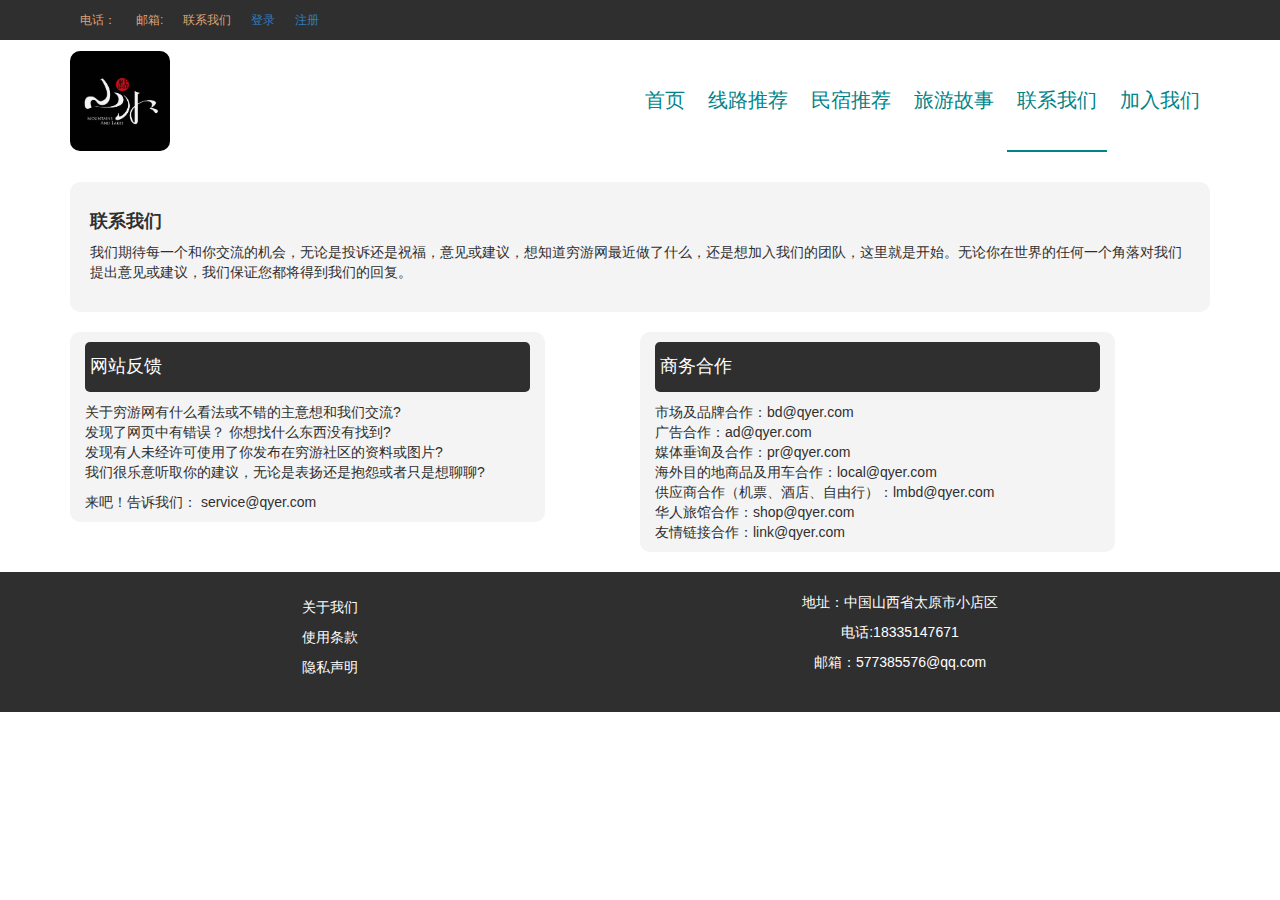
<file: cantact us.html>
<!DOCTYPE html>
<html lang="en">
<head>
	<meta charset="UTF-8">
	<title>途欢--关于我们</title>
	<meta name="viewport" content="width=device-width, initial-scale=1, maximum-scale=1">
	<link rel="stylesheet" href="css/bootstrap.css">
	<link rel="stylesheet" href="css/base.css">
    <link rel="stylesheet" href="css/contact.css">
    <link rel="stylesheet" href="css/login.css">
    <script src="css/login.js"></script>
    <script src="js/index.js"></script>
    <script src="js/jquery 3.3.1.js"></script>
</head>
<body>
	 <div class="top">
        <div class="container">
            <ul>
                <li>电话：</li>
                <li>邮箱:</li>
                <li>联系我们</li>
                <li><a href="" class="login-one">登录</a></li>
                <li><a href="" class="login-one">注册</a></li>
            </ul>
        </div>
    </div>
    <!--顶部-->
    <nav>
        <div class="container">
            <div class="con">
                <div class="pic">
                    <img src="img/logo.jpg" alt="">
                </div>
                <div class="list">
                    <div class="list-pic">
                        <img src="img/list.png" alt="">
                        <div class="list-1">
                            <a href="index.html" class="bor">首页</a>
                            <a href="line.html">线路推荐</a>
                            <a href="hotel.html">民宿推荐</a>
                            <a href="history.html">旅游故事</a>
                            <a href="cantact us.html">联系我们</a>
                            <a href="join us.html">加入我们</a>
                        </div>
                    </div>
                    <a href="index.html" >首页</a>
                    <a href="line.html">线路推荐</a>
                    <a href="hotel.html">民宿推荐</a>
                    <a href="history.html">旅游故事</a>
                    <a href="cantact us.html" class="bor">联系我们</a>
                    <a href="join us.html">加入我们</a>
                </div>
            </div>
        </div>
    </nav>

    <main>
    	<div class="container">
    		<div class="contact">
    			<h4>联系我们</h4>
    			<p>我们期待每一个和你交流的机会，无论是投诉还是祝福，意见或建议，想知道穷游网最近做了什么，还是想加入我们的团队，这里就是开始。无论你在世界的任何一个角落对我们提出意见或建议，我们保证您都将得到我们的回复。
    			</p>
    		</div>
    		<div class="left col-xs-12 col-md-5 " >
    			<h4>网站反馈</h4>
    			<p>
    				关于穷游网有什么看法或不错的主意想和我们交流?<br>
					发现了网页中有错误？ 你想找什么东西没有找到?<br>
					发现有人未经许可使用了你发布在穷游社区的资料或图片?<br>
					我们很乐意听取你的建议，无论是表扬还是抱怨或者只是想聊聊?
    			</p>
    			<p>
    				来吧！告诉我们：
					service@qyer.com
				</p>
    		</div>
    		<div class="left col-xs-12 col-md-5 col-md-offset-1">
    			<h4>商务合作</h4>
    			<p>
    				市场及品牌合作：bd@qyer.com<br>
					广告合作：ad@qyer.com<br>
					媒体垂询及合作：pr@qyer.com<br>
					海外目的地商品及用车合作：local@qyer.com<br>
					供应商合作（机票、酒店、自由行）：lmbd@qyer.com<br>
					华人旅馆合作：shop@qyer.com<br>
					友情链接合作：link@qyer.com
    			</p>
    		</div>
    	</div>
    </main>
    <div class="bottom">    
        <div class="container">
            <ul>
                <li class="list1">
                    <a href="">关于我们</a>
                    <a href="">使用条款</a>
                    <a href="">隐私声明</a>
                </li>
                <li class="list2">
                    <p>地址：中国山西省太原市小店区</p>
                    <p>电话:18335147671</p>
                    <p>邮箱：577385576@qq.com</p>
                </li>
            </ul>
        </div>
    </div>
    <div class="login">
    <!-- 遮罩 -->
        <div class="black"></div>

        <!-- 登录 -->
        <div class="login-box">
            <div class="login-text1">途欢登录</div>
            <div class="login-text2">
                <span>还没有账号?</span>
                <a href="" class="login-one">
                    注册
                </a>
            </div>
            <div class="form-group">
                <input type="email" class="form-control input-hei" id="exampleInputEmail1" placeholder="手机号码/邮箱地址">
             </div>
             
              <div class="form-group">
                    <input type="password" class="form-control input-hei " id="exampleInputPassword1" placeholder="密码">
              </div>
               <div class="checkbox">
                    <label>
                      <input type="checkbox" class="remenber"><span>记住我</span> 
                    </label>
                    <div class="phone">
                        <a class="phone-i">手机动态密码登录</a>
                        <a>忘记密码？</a>
                    </div>
                </div>
                <div class="logining">
                    登录
                </div>
                <div class="close">×</div>
        </div>
    </div>
    <!-- 注册 -->
    <div class="login">
        <div class="black"></div>

        <!-- 登录 -->
        <div class="login-box">
            <div class="login-text1">手机/邮箱注册</div>
            <div class="login-text2">
                <span>已有账号</span>
                <a href="" class="login-one">
                    登录
                </a>
            </div>
            <div class="form-group">
                <input type="email" class="form-control input-hei" id="exampleInputEmail1" placeholder="手机号码/邮箱地址">
             </div>
             
              <div class="form-group">
                    <input type="password" class="form-control input-hei " id="exampleInputPassword1" placeholder="设置密码">
              </div>
               <div class="checkbox">
                    <label>
                      <input type="checkbox" class="remenber"><span>我希望通过短信和电话收到途欢最新动态。</span> 
                    </label>
                    <div class="phone">
                        <a class="phone-i">手机动态密码登录</a>
                    </div>
                </div>
                <div class="logining">
                    注册
                </div>
                <div class="close">×</div>
        </div>
    </div>
</body>
</html>
<script>
    let lis1=$("nav .con .list-pic .list-1");
    // title_list(lists,lis1);
    $("nav .con .list-pic").click(function(){
        lis1.slideToggle("fast");
    })
</script>
</file>
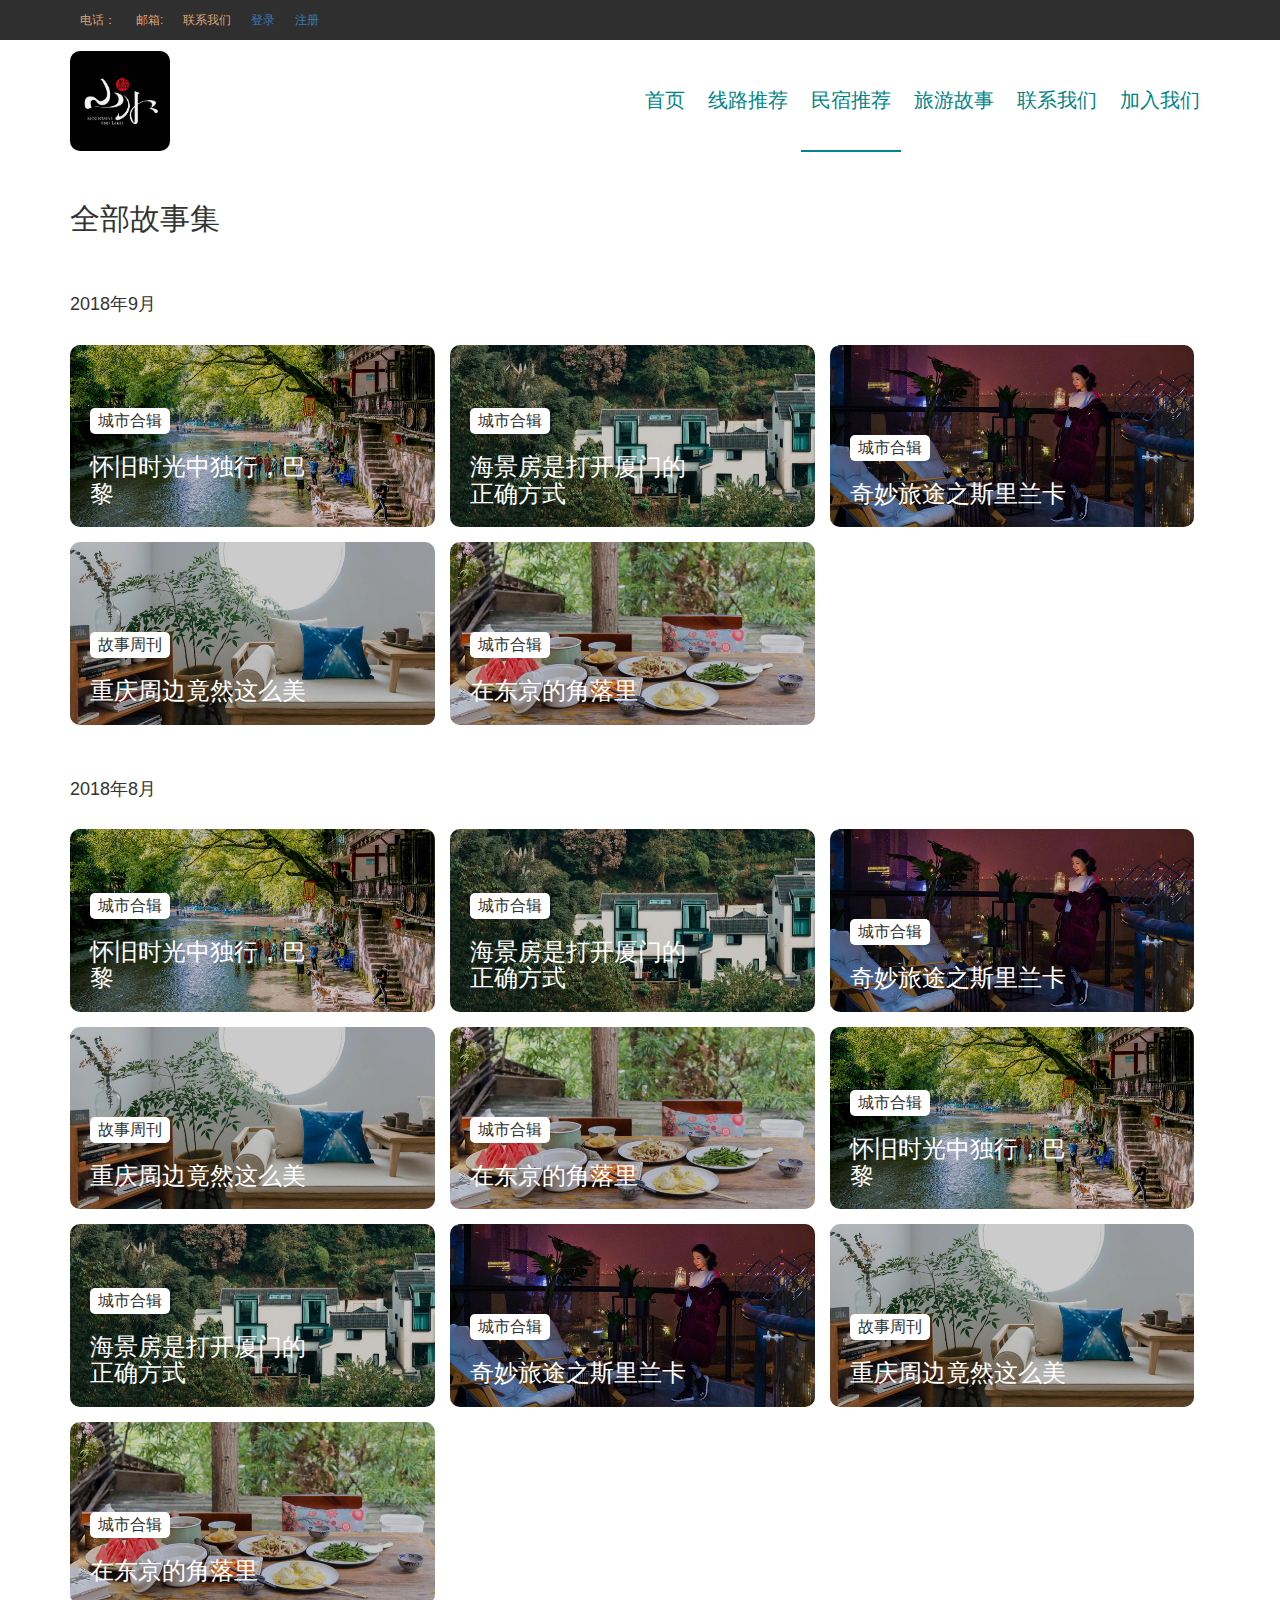
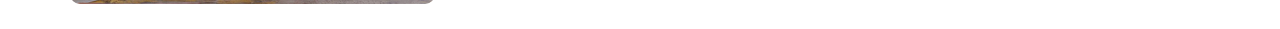
<file: chakan.html>
<!DOCTYPE html>
<html lang="en">
<head>
    <meta charset="UTF-8">
    <title>全部故事集</title>
    <meta name="viewport" content="width=device-width, initial-scale=1, maximum-scale=1">
    <link rel="stylesheet" href="css/bootstrap.css">
    <link rel="stylesheet" href="css/base.css">
    <link rel="stylesheet" href="css/chakan.css">
    <script src="js/index.js"></script>
    <script src="js/jquery 3.3.1.js"></script>
</head>
<body>
<div class="top">
    <div class="container">
        <ul>
            <li>电话：</li>
            <li>邮箱:</li>
            <li>联系我们</li>
            <li><a href="" class="login-one">登录</a></li>
            <li><a href="" class="login-one">注册</a></li>
        </ul>
    </div>
</div>
<!--顶部-->
<nav>
    <div class="container">
        <div class="con">
            <div class="pic">
                <img src="img/logo.jpg" alt="">
            </div>
            <div class="list">
                <div class="list-pic">
                    <img src="img/list.png" alt="">
                    <div class="list-1">
                        <a href="index.html" class="bor">首页</a>
                        <a href="line.html">线路推荐</a>
                        <a href="hotel.html">民宿推荐</a>
                        <a href="history.html">旅游故事</a>
                        <a href="cantact us.html">联系我们</a>
                        <a href="join us.html">加入我们</a>
                    </div>
                </div>
                <a href="index.html">首页</a>
                <a href="line.html">线路推荐</a>
                <a href="hotel.html" class="bor">民宿推荐</a>
                <a href="history.html">旅游故事</a>
                <a href="cantact us.html">联系我们</a>
                <a href="join us.html">加入我们</a>
            </div>
        </div>
    </div>
</nav>

<div class="title">
    <div class="container">
        <h2>全部故事集</h2>
    </div>
</div>
<div class="title">
    <div class="container">
        <h4>2018年9月</h4>
    </div>
</div>
<div class="story">
    <div class="container">
        <ul>
            <li class="list1">
                <div class="list-pic">
                    <img src="img/6b0582df-c430-4b3f-ade6-2ed0dc95b058.jpg" alt="">
                </div>
                <div class="zhe"> </div>
                <div class="li-text">
                    <div class="li-box">
                        城市合辑
                    </div>
                    <h2>怀旧时光中独行，巴黎</h2>
                </div>

            </li>
            <li class="list2">
                <div class="list-pic">
                    <img src="img/b8690cc8-7f87-4013-be05-f7225be51934.jpg" alt="">
                </div>
                <div class="zhe"> </div>

                <div class="li-text">
                    <div class="li-box">
                        城市合辑
                    </div>
                    <h2>海景房是打开厦门的正确方式</h2>
                </div>
            </li>
            <li class="list3">
                <div class="list-pic">
                    <img src="img/6696a0ad-b4d7-46ff-b02d-6dbea36bd2db.jpg" alt="">
                </div>
                <div class="zhe"> </div>

                <div class="li-text">
                    <div class="li-box">
                        城市合辑
                    </div>
                    <h2>奇妙旅途之斯里兰卡</h2>
                </div>
            </li>
            <li class="list3">
                <div class="list-pic">
                    <img src="img/94acb035-16aa-4df5-99f7-a84dd5959e04.jpg" alt="">
                </div>
                <div class="zhe"> </div>

                <div class="li-text">
                    <div class="li-box">
                        故事周刊
                    </div>
                    <h2>重庆周边竟然这么美</h2>
                </div>
            </li>
            <li class="list3">
                <div class="list-pic">
                    <img src="img/46d287d4-01ca-4dec-8e09-0cb3b602877d.jpg" alt="">
                </div>
                <div class="zhe"> </div>

                <div class="li-text">
                    <div class="li-box">
                        城市合辑
                    </div>
                    <h2>在东京的角落里</h2>
                </div>
            </li>
        </ul>
    </div>
</div>
<div class="title">
    <div class="container">
        <h4>2018年8月</h4>
    </div>
</div>
<div class="story">
    <div class="container">
        <ul>
            <li class="list1">
                <div class="list-pic">
                    <img src="img/6b0582df-c430-4b3f-ade6-2ed0dc95b058.jpg" alt="">
                </div>
                <div class="zhe"> </div>
                <div class="li-text">
                    <div class="li-box">
                        城市合辑
                    </div>
                    <h2>怀旧时光中独行，巴黎</h2>
                </div>

            </li>
            <li class="list2">
                <div class="list-pic">
                    <img src="img/b8690cc8-7f87-4013-be05-f7225be51934.jpg" alt="">
                </div>
                <div class="zhe"> </div>

                <div class="li-text">
                    <div class="li-box">
                        城市合辑
                    </div>
                    <h2>海景房是打开厦门的正确方式</h2>
                </div>
            </li>
            <li class="list3">
                <div class="list-pic">
                    <img src="img/6696a0ad-b4d7-46ff-b02d-6dbea36bd2db.jpg" alt="">
                </div>
                <div class="zhe"> </div>

                <div class="li-text">
                    <div class="li-box">
                        城市合辑
                    </div>
                    <h2>奇妙旅途之斯里兰卡</h2>
                </div>
            </li>
            <li class="list3">
                <div class="list-pic">
                    <img src="img/94acb035-16aa-4df5-99f7-a84dd5959e04.jpg" alt="">
                </div>
                <div class="zhe"> </div>

                <div class="li-text">
                    <div class="li-box">
                        故事周刊
                    </div>
                    <h2>重庆周边竟然这么美</h2>
                </div>
            </li>
            <li class="list3">
                <div class="list-pic">
                    <img src="img/46d287d4-01ca-4dec-8e09-0cb3b602877d.jpg" alt="">
                </div>
                <div class="zhe"> </div>

                <div class="li-text">
                    <div class="li-box">
                        城市合辑
                    </div>
                    <h2>在东京的角落里</h2>
                </div>
            </li>
            <li class="list1">
                <div class="list-pic">
                    <img src="img/6b0582df-c430-4b3f-ade6-2ed0dc95b058.jpg" alt="">
                </div>
                <div class="zhe"> </div>
                <div class="li-text">
                    <div class="li-box">
                        城市合辑
                    </div>
                    <h2>怀旧时光中独行，巴黎</h2>
                </div>

            </li>
            <li class="list2">
                <div class="list-pic">
                    <img src="img/b8690cc8-7f87-4013-be05-f7225be51934.jpg" alt="">
                </div>
                <div class="zhe"> </div>

                <div class="li-text">
                    <div class="li-box">
                        城市合辑
                    </div>
                    <h2>海景房是打开厦门的正确方式</h2>
                </div>
            </li>
            <li class="list3">
                <div class="list-pic">
                    <img src="img/6696a0ad-b4d7-46ff-b02d-6dbea36bd2db.jpg" alt="">
                </div>
                <div class="zhe"> </div>

                <div class="li-text">
                    <div class="li-box">
                        城市合辑
                    </div>
                    <h2>奇妙旅途之斯里兰卡</h2>
                </div>
            </li>
            <li class="list3">
                <div class="list-pic">
                    <img src="img/94acb035-16aa-4df5-99f7-a84dd5959e04.jpg" alt="">
                </div>
                <div class="zhe"> </div>

                <div class="li-text">
                    <div class="li-box">
                        故事周刊
                    </div>
                    <h2>重庆周边竟然这么美</h2>
                </div>
            </li>
            <li class="list3">
                <div class="list-pic">
                    <img src="img/46d287d4-01ca-4dec-8e09-0cb3b602877d.jpg" alt="">
                </div>
                <div class="zhe"> </div>

                <div class="li-text">
                    <div class="li-box">
                        城市合辑
                    </div>
                    <h2>在东京的角落里</h2>
                </div>
            </li>
        </ul>
    </div>
</div>

</body>
</html>
<script>
    let lis1=$("nav .con .list-pic .list-1");
    // title_list(lists,lis1);
    $("nav .con .list-pic").click(function(){
        lis1.slideToggle("fast");
    })
</script>
</file>
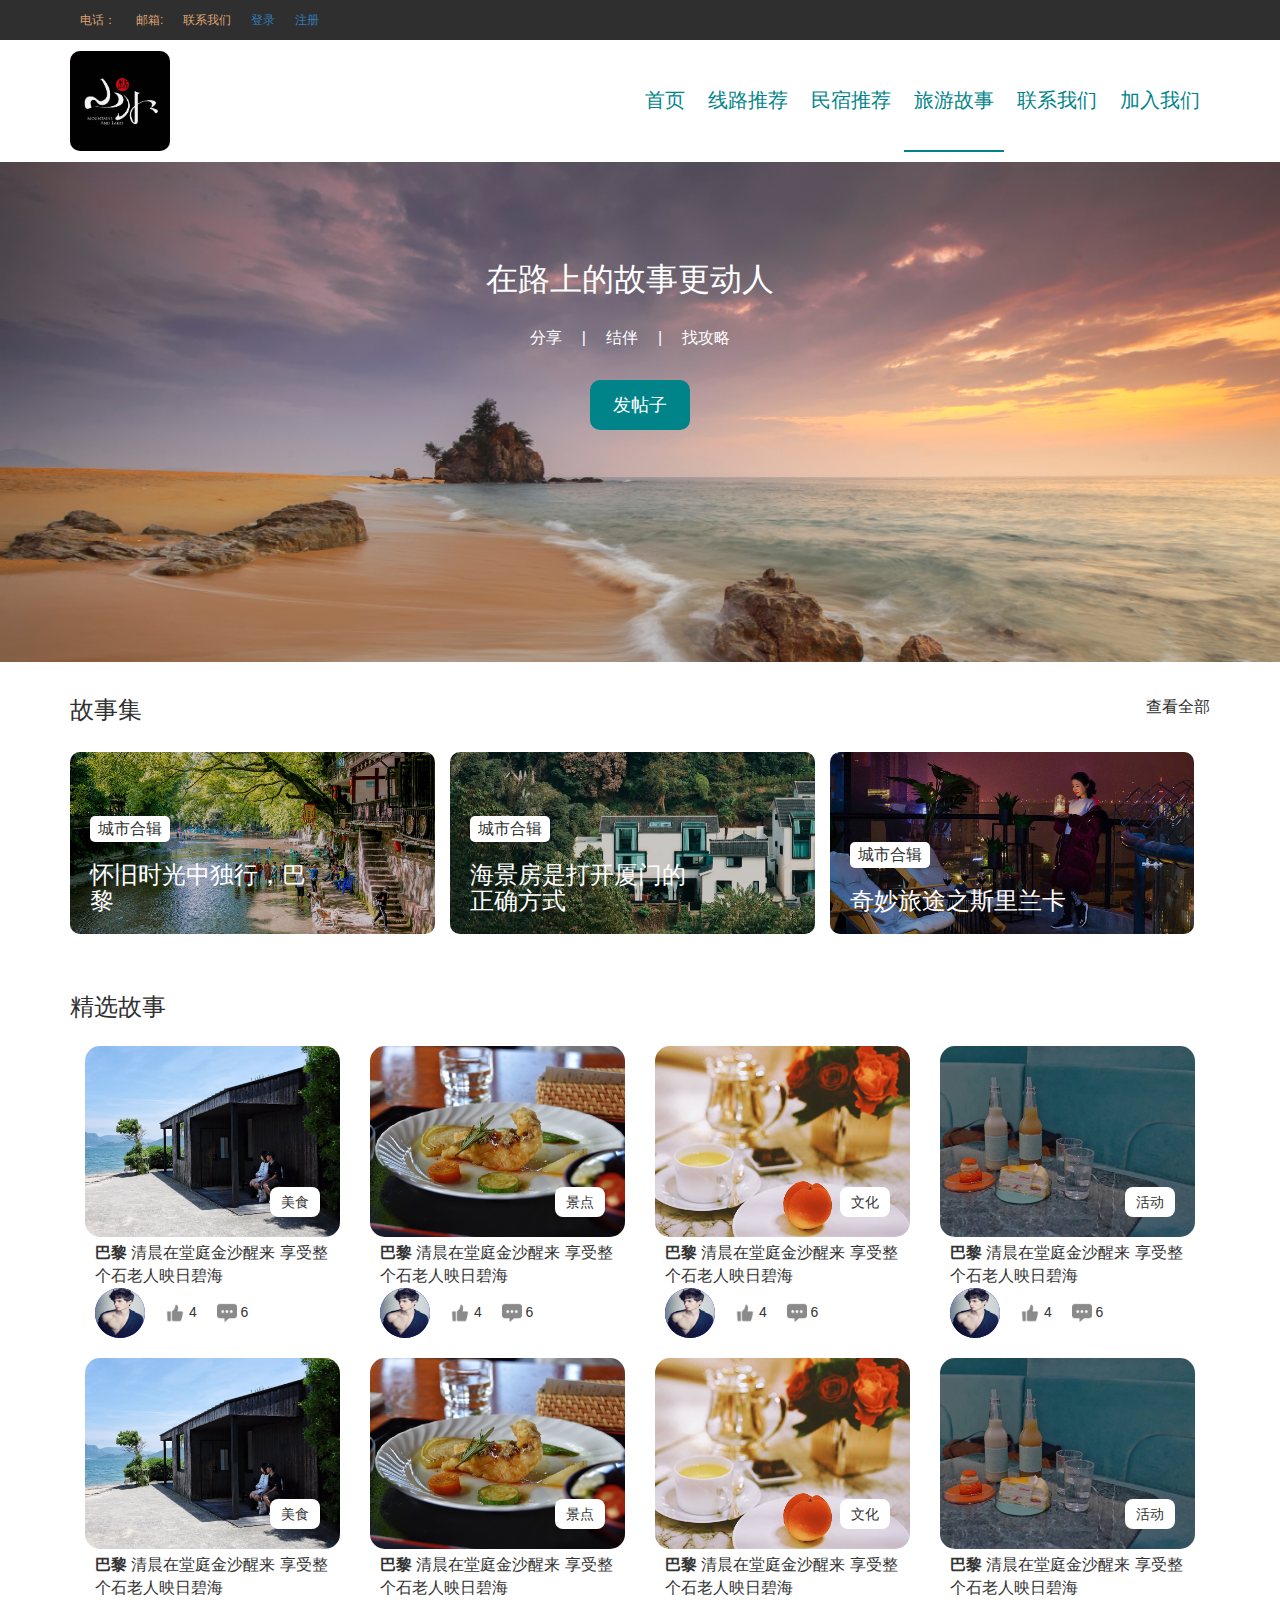
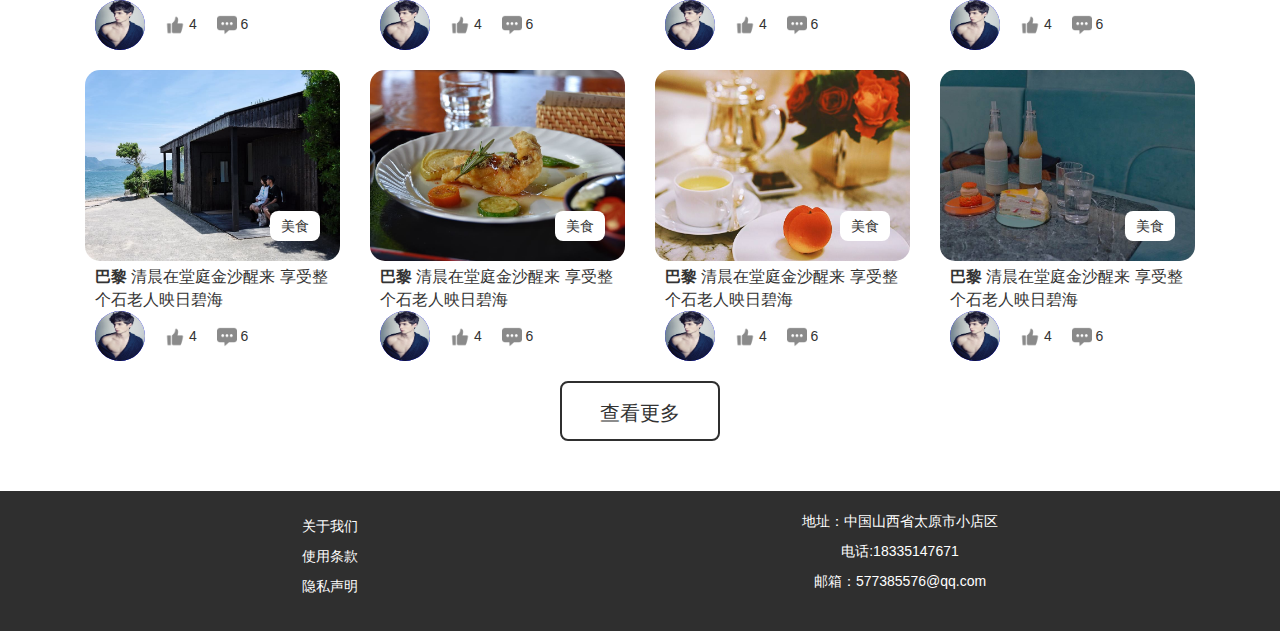
<file: history.html>
<!DOCTYPE html>
<html lang="en">
<head>
	<meta charset="UTF-8">
	<title>途欢--旅游故事</title>
	<meta name="viewport" content="width=device-width, initial-scale=1, maximum-scale=1">
	<link rel="stylesheet" href="css/bootstrap.css">
    <link rel="stylesheet" href="css/base.css">
    <link rel="stylesheet" href="css/history.css">
	<script src="css/login.js"></script>
	<script src="js/index.js"></script>
	<script src="js/jquery 3.3.1.js"></script>
</head>
<body>
	<div class="top">
        <div class="container">
            <ul>
                <li>电话：</li>
                <li>邮箱:</li>
                <li>联系我们</li>
                <li><a href="" class="login-one">登录</a></li>
				<li><a href="" class="login-one">注册</a></li>
            </ul>
        </div>
    </div>
    <!--顶部-->
    <nav>
        <div class="container">
			<div class="con">
				<div class="pic">
					<img src="img/logo.jpg" alt="">
				</div>
				<div class="list">
					<div class="list-pic">
						<img src="img/list.png" alt="">
						<div class="list-1">
							<a href="index.html" class="bor">首页</a>
							<a href="line.html">线路推荐</a>
							<a href="hotel.html">民宿推荐</a>
							<a href="history.html">旅游故事</a>
							<a href="cantact us.html">联系我们</a>
							<a href="join us.html">加入我们</a>
						</div>
					</div>
					<a href="index.html">首页</a>
					<a href="line.html">线路推荐</a>
					<a href="hotel.html" >民宿推荐</a>
					<a href="history.html" class="bor">旅游故事</a>
					<a href="cantact us.html">联系我们</a>
					<a href="join us.html">加入我们</a>
				</div>
			</div>
        </div>
    </nav>
    <div class="banner1">
    	<div class="container">
    		<div class="ban-box">
    			<h2>在路上的故事更动人</h2>
    			<p>分享<span>|</span>结伴<span>|</span>找攻略</p>
    		</div>
    		<div class="share">
    			<a href="">发帖子</a>
    		</div>
    	</div>
    </div>
    <div class="title">
        <div class="container">
            <div class="title-text">
                <h3>故事集</h3>
                <a href="chakan.html">查看全部</a>
            </div>
        </div>
    </div>
    <!-- 故事集 -->
    <div class="story">
    	<div class="container">
    		<ul>
				<li class="list1">
					<div class="list-pic">
						<img src="img/6b0582df-c430-4b3f-ade6-2ed0dc95b058.jpg" alt="">
					</div>
					<div class="zhe"> </div>
					<div class="li-text">
						<div class="li-box">
							城市合辑
						</div>
						<h2>怀旧时光中独行，巴黎</h2>
					</div>

				</li>
				<li class="list2">
					<div class="list-pic">
						<img src="img/b8690cc8-7f87-4013-be05-f7225be51934.jpg" alt="">
					</div>
					<div class="zhe"> </div>

					<div class="li-text">
						<div class="li-box">
							城市合辑
						</div>
						<h2>海景房是打开厦门的正确方式</h2>
					</div>
				</li>
				<li class="list3">
					<div class="list-pic">
						<img src="img/6696a0ad-b4d7-46ff-b02d-6dbea36bd2db.jpg" alt="">
					</div>
					<div class="zhe"> </div>

					<div class="li-text">
						<div class="li-box">
							城市合辑
						</div>
						<h2>奇妙旅途之斯里兰卡</h2>
					</div>
				</li>

    		</ul>
    	</div>
    </div>
    <!-- 精选故事 -->
    <div class="title">
        <div class="container">
            <div class="title-text">
                <h3>精选故事</h3>
            </div>
        </div>
    </div>
    <div class="select">
    	<div class="container">
    		<ul>
    			<li class="col-xs-8 col-xs-offset-2 col-sm-6 col-sm-offset-0 col-md-3 col-md-offset-0">
    				<div class="se-pic">
    					<img src="img/8af33ef9-a574-4f33-9302-8ffc1236c8c7.jpg" alt="">
    					<div class="se-food">
    						美食
    					</div>
    				</div>
    				<div class="se-text">
    					<span>巴黎
    					<i>清晨在堂庭金沙醒来 享受整个石老人映日碧海</i></span>
    				</div>
    				<div class="se-head">
    					<div class="se-head-pic">
    						<img src="img/8.jpg" alt="">
    					</div>
    					<div class="se-head-good">
    						<img src="img/good.png" alt="">
    						<span>4</span>
    					</div>
    					<div class="se-head-talk">
    						<img src="img/passage.png" alt="">
    						<span>6</span>
    					</div>
    				</div>
    				
    			</li>
    			<li class="col-xs-8 col-xs-offset-2 col-sm-6 col-sm-offset-0 col-md-3 col-md-offset-0">
    				<div class="se-pic">
    					<img src="img/b4407312-a3a3-4b18-81ab-9d1c686c9332.jpg" alt="">
    					<div class="se-food">
    						景点
    					</div>
    				</div>
    				<div class="se-text">
    					<span>巴黎
    					<i>清晨在堂庭金沙醒来 享受整个石老人映日碧海</i></span>
    				</div>
    				<div class="se-head">
    					<div class="se-head-pic">
    						<img src="img/8.jpg" alt="">
    					</div>
    					<div class="se-head-good">
    						<img src="img/good.png" alt="">
    						<span>4</span>
    					</div>
    					<div class="se-head-talk">
    						<img src="img/passage.png" alt="">
    						<span>6</span>
    					</div>
    				</div>
    			</li>
    			<li class="col-xs-8 col-xs-offset-2 col-sm-6 col-sm-offset-0 col-md-3 col-md-offset-0">
    				<div class="se-pic">
    					<img src="img/beec5bb5-b3f7-47f4-ab7a-91d8b6303c51.jpg" alt="">
    					<div class="se-food">
    						文化
    					</div>
    				</div>
    				<div class="se-text">
    					<span>巴黎
    					<i>清晨在堂庭金沙醒来 享受整个石老人映日碧海</i></span>
    				</div>
    				<div class="se-head">
    					<div class="se-head-pic">
    						<img src="img/8.jpg" alt="">
    					</div>
    					<div class="se-head-good">
    						<img src="img/good.png" alt="">
    						<span>4</span>
    					</div>
    					<div class="se-head-talk">
    						<img src="img/passage.png" alt="">
    						<span>6</span>
    					</div>
    				</div>
    			</li>
    			<li class="col-xs-8 col-xs-offset-2 col-sm-6 col-sm-offset-0 col-md-3 col-md-offset-0">
    				<div class="se-pic">
    					<img src="img/a7411c22-c7c5-416d-af47-ecc542989c0b.jpg" alt="">
    					<div class="se-food">
    						活动
    					</div>
    				</div>
    				<div class="se-text">
    					<span>巴黎
    					<i>清晨在堂庭金沙醒来 享受整个石老人映日碧海</i></span>
    				</div>
    				<div class="se-head">
    					<div class="se-head-pic">
    						<img src="img/8.jpg" alt="">
    					</div>
    					<div class="se-head-good">
    						<img src="img/good.png" alt="">
    						<span>4</span>
    					</div>
    					<div class="se-head-talk">
    						<img src="img/passage.png" alt="">
    						<span>6</span>
    					</div>
    				</div>
    			</li >
    			<li class="col-xs-8 col-xs-offset-2 col-sm-6 col-sm-offset-0 col-md-3 col-md-offset-0">
    				<div class="se-pic">
    					<img src="img/8af33ef9-a574-4f33-9302-8ffc1236c8c7.jpg" alt="">
    					<div class="se-food">
    						美食
    					</div>
    				</div>
    				<div class="se-text">
    					<span>巴黎
    					<i>清晨在堂庭金沙醒来 享受整个石老人映日碧海</i></span>
    				</div>
    				<div class="se-head">
    					<div class="se-head-pic">
    						<img src="img/8.jpg" alt="">
    					</div>
    					<div class="se-head-good">
    						<img src="img/good.png" alt="">
    						<span>4</span>
    					</div>
    					<div class="se-head-talk">
    						<img src="img/passage.png" alt="">
    						<span>6</span>
    					</div>
    				</div>
    			</li>
    			<li class="col-xs-8 col-xs-offset-2 col-sm-6 col-sm-offset-0 col-md-3 col-md-offset-0">
    				<div class="se-pic">
    					<img src="img/b4407312-a3a3-4b18-81ab-9d1c686c9332.jpg" alt="">
    					<div class="se-food">
    						景点
    					</div>
    				</div>
    				<div class="se-text">
    					<span>巴黎
    					<i>清晨在堂庭金沙醒来 享受整个石老人映日碧海</i></span>
    				</div>
    				<div class="se-head">
    					<div class="se-head-pic">
    						<img src="img/8.jpg" alt="">
    					</div>
    					<div class="se-head-good">
    						<img src="img/good.png" alt="">
    						<span>4</span>
    					</div>
    					<div class="se-head-talk">
    						<img src="img/passage.png" alt="">
    						<span>6</span>
    					</div>
    				</div>
    			</li>
    			<li class="col-xs-8 col-xs-offset-2 col-sm-6 col-sm-offset-0 col-md-3 col-md-offset-0">
    				<div class="se-pic">
    					<img src="img/beec5bb5-b3f7-47f4-ab7a-91d8b6303c51.jpg" alt="">
    					<div class="se-food">
    						文化
    					</div>
    				</div>
    				<div class="se-text">
    					<span>巴黎
    					<i>清晨在堂庭金沙醒来 享受整个石老人映日碧海</i></span>
    				</div>
    				<div class="se-head">
    					<div class="se-head-pic">
    						<img src="img/8.jpg" alt="">
    					</div>
    					<div class="se-head-good">
    						<img src="img/good.png" alt="">
    						<span>4</span>
    					</div>
    					<div class="se-head-talk">
    						<img src="img/passage.png" alt="">
    						<span>6</span>
    					</div>
    				</div>
    			</li>
    			<li class="col-xs-8 col-xs-offset-2 col-sm-6 col-sm-offset-0 col-md-3 col-md-offset-0">
    				<div class="se-pic">
    					<img src="img/a7411c22-c7c5-416d-af47-ecc542989c0b.jpg" alt="">
    					<div class="se-food">
    						活动
    					</div>
    				</div>
    				<div class="se-text">
    					<span>巴黎
    					<i>清晨在堂庭金沙醒来 享受整个石老人映日碧海</i></span>
    				</div>
    				<div class="se-head">
    					<div class="se-head-pic">
    						<img src="img/8.jpg" alt="">
    					</div>
    					<div class="se-head-good">
    						<img src="img/good.png" alt="">
    						<span>4</span>
    					</div>
    					<div class="se-head-talk">
    						<img src="img/passage.png" alt="">
    						<span>6</span>
    					</div>
    				</div>
    			</li >
    			<li class="col-xs-8 col-xs-offset-2 col-sm-6 col-sm-offset-0 col-md-3 col-md-offset-0">
    				<div class="se-pic">
    					<img src="img/8af33ef9-a574-4f33-9302-8ffc1236c8c7.jpg" alt="">
    					<div class="se-food">
    						美食
    					</div>
    				</div>
    				<div class="se-text">
    					<span>巴黎
    					<i>清晨在堂庭金沙醒来 享受整个石老人映日碧海</i></span>
    				</div>
    				<div class="se-head">
    					<div class="se-head-pic">
    						<img src="img/8.jpg" alt="">
    					</div>
    					<div class="se-head-good">
    						<img src="img/good.png" alt="">
    						<span>4</span>
    					</div>
    					<div class="se-head-talk">
    						<img src="img/passage.png" alt="">
    						<span>6</span>
    					</div>
    				</div>
    			</li>
    			<li class="col-xs-8 col-xs-offset-2 col-sm-6 col-sm-offset-0 col-md-3 col-md-offset-0">
    				<div class="se-pic">
    					<img src="img/b4407312-a3a3-4b18-81ab-9d1c686c9332.jpg" alt="">
    					<div class="se-food">
    						美食
    					</div>
    				</div>
    				<div class="se-text">
    					<span>巴黎
    					<i>清晨在堂庭金沙醒来 享受整个石老人映日碧海</i></span>
    				</div>
    				<div class="se-head">
    					<div class="se-head-pic">
    						<img src="img/8.jpg" alt="">
    					</div>
    					<div class="se-head-good">
    						<img src="img/good.png" alt="">
    						<span>4</span>
    					</div>
    					<div class="se-head-talk">
    						<img src="img/passage.png" alt="">
    						<span>6</span>
    					</div>
    				</div>
    			</li>
    			<li class="col-xs-8 col-xs-offset-2 col-sm-6 col-sm-offset-0 col-md-3 col-md-offset-0">
    				<div class="se-pic">
    					<img src="img/beec5bb5-b3f7-47f4-ab7a-91d8b6303c51.jpg" alt="">
    					<div class="se-food">
    						美食
    					</div>
    				</div>
    				<div class="se-text">
    					<span>巴黎
    					<i>清晨在堂庭金沙醒来 享受整个石老人映日碧海</i></span>
    				</div>
    				<div class="se-head">
    					<div class="se-head-pic">
    						<img src="img/8.jpg" alt="">
    					</div>
    					<div class="se-head-good">
    						<img src="img/good.png" alt="">
    						<span>4</span>
    					</div>
    					<div class="se-head-talk">
    						<img src="img/passage.png" alt="">
    						<span>6</span>
    					</div>
    				</div>
    			</li>
    			<li class="col-xs-8 col-xs-offset-2 col-sm-6 col-sm-offset-0 col-md-3 col-md-offset-0">
    				<div class="se-pic">
    					<img src="img/a7411c22-c7c5-416d-af47-ecc542989c0b.jpg" alt="">
    					<div class="se-food">
    						美食
    					</div>
    				</div>
    				<div class="se-text">
    					<span>巴黎
    					<i>清晨在堂庭金沙醒来 享受整个石老人映日碧海</i></span>
    				</div>
    				<div class="se-head">
    					<div class="se-head-pic">
    						<img src="img/8.jpg" alt="">
    					</div>
    					<div class="se-head-good">
    						<img src="img/good.png" alt="">
    						<span>4</span>
    					</div>
    					<div class="se-head-talk">
    						<img src="img/passage.png" alt="">
    						<span>6</span>
    					</div>
    				</div>
    			</li >
    		</ul>
			
    	</div>
    </div>
    <div class="se-more">
		查看更多
	</div>
	<div class="bottom">    
        <div class="container">
            <ul>
                <li class="list1">
                    <a href="join us.html">关于我们</a>
                    <a href="">使用条款</a>
                    <a href="">隐私声明</a>
                </li>	
                <li class="list2">
                    <p>地址：中国山西省太原市小店区</p>
                    <p>电话:18335147671</p>
                    <p>邮箱：577385576@qq.com</p>
                </li>
            </ul>
        </div>
    </div>
	<!-- 登录注册 -->
	<div class="login">
	<!-- 遮罩 -->
		<div class="black"></div>

		<!-- 登录 -->
		<div class="login-box">
			<div class="login-text1">途欢登录</div>
			<div class="login-text2">
				<span>还没有账号?</span>
				<a href="" class="login-one">
					注册
				</a>
			</div>
			<div class="form-group">
		   		<input type="email" class="form-control input-hei" id="exampleInputEmail1" placeholder="手机号码/邮箱地址">
		 	 </div>
		 	 
			  <div class="form-group">
				    <input type="password" class="form-control input-hei " id="exampleInputPassword1" placeholder="密码">
			  </div>
			   <div class="checkbox">
				    <label>
				      <input type="checkbox" class="remenber"><span>记住我</span> 
				    </label>
				    <div class="phone">
				    	<a class="phone-i">手机动态密码登录</a>
				    	<a>忘记密码？</a>
				    </div>
		  		</div>
		  		<div class="logining">
		  			登录
		  		</div>
		  		<div class="close">×</div>
		</div>
	</div>
    <!-- 注册 -->
    <div class="login">
        <div class="black"></div>

        <!-- 登录 -->
        <div class="login-box">
            <div class="login-text1">手机/邮箱注册</div>
            <div class="login-text2">
                <span>已有账号</span>
                <a href="" class="login-one">
                    登录
                </a>
            </div>
            <div class="form-group">
                <input type="email" class="form-control input-hei" id="exampleInputEmail1" placeholder="手机号码/邮箱地址">
             </div>
             
              <div class="form-group">
                    <input type="password" class="form-control input-hei " id="exampleInputPassword1" placeholder="设置密码">
              </div>
               <div class="checkbox">
                    <label>
                      <input type="checkbox" class="remenber"><span>我希望通过短信和电话收到途欢最新动态。</span> 
                    </label>
                    <div class="phone">
                        <a class="phone-i">手机动态密码登录</a>
                    </div>
                </div>
                <div class="logining">
                    注册
                </div>
                <div class="close">×</div>
        </div>
    </div>

</body>
</html>
<script>
    let lis1=$("nav .con .list-pic .list-1");
    // title_list(lists,lis1);
    $("nav .con .list-pic").click(function(){
        lis1.slideToggle("fast");
    })
</script>
</file>
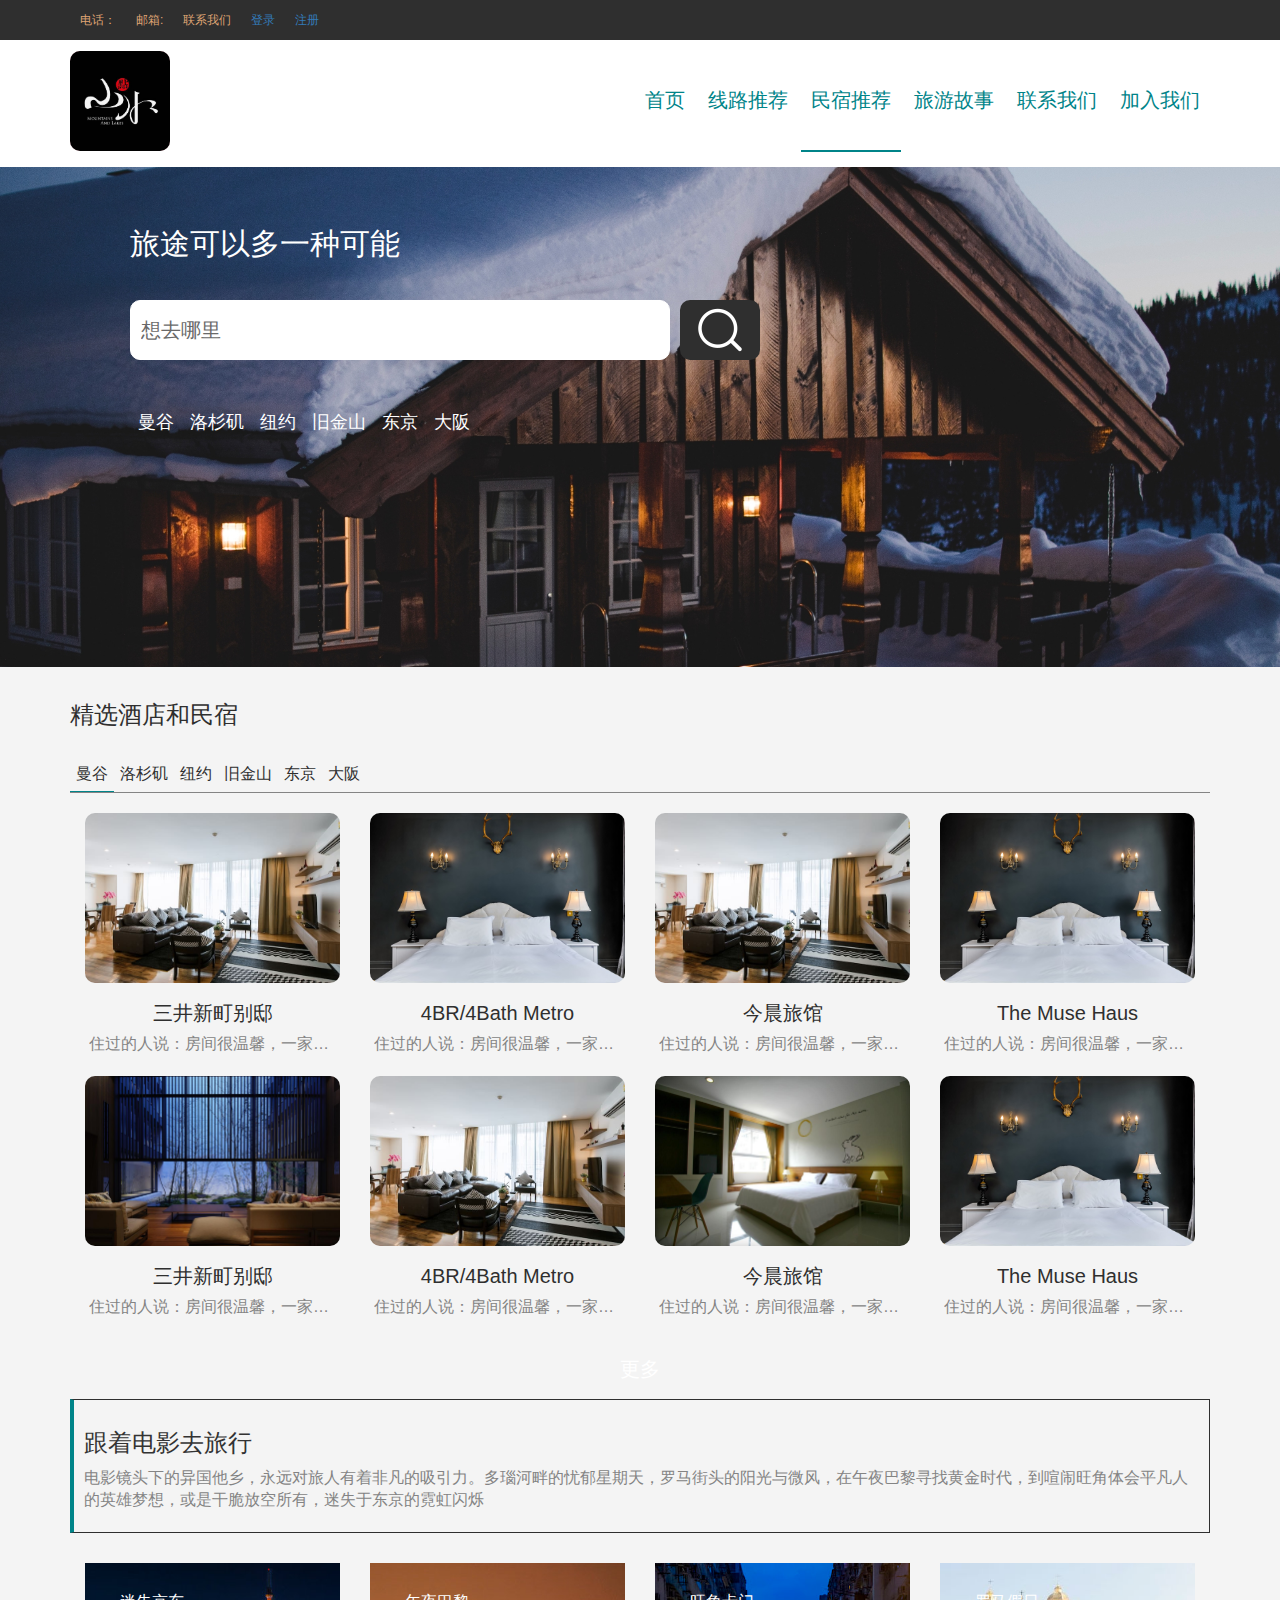
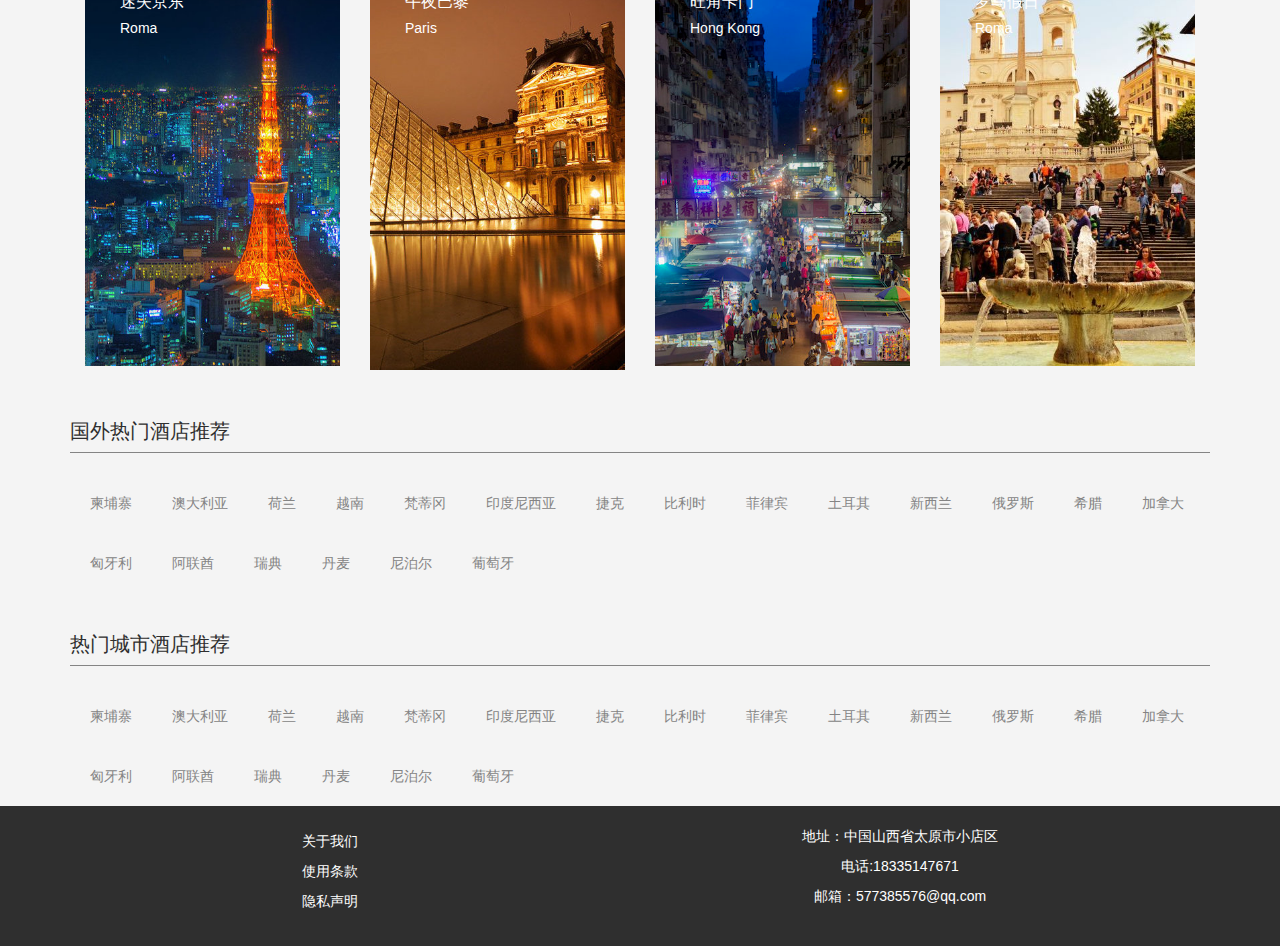
<file: hotel.html>
<!DOCTYPE html>
<html lang="en">
<head>
	<meta charset="UTF-8">
	<title>途欢--民宿 酒店推荐</title>
	<meta name="viewport" content="width=device-width, initial-scale=1, maximum-scale=1">
	<link rel="stylesheet" href="css/bootstrap.css">

	<link rel="stylesheet" href="css/hotel.css">
    <link rel="stylesheet" href="css/base.css">
	<link rel="stylesheet" href="css/login.css">
	<script src="js/index.js"></script>
	<script src="css/login.js"></script>
	<script src="js/jquery 3.3.1.js"></script>

</head>
<body>
	<div class="top">
        <div class="container">
            <ul>
                <li>电话：</li>
                <li>邮箱:</li>
                <li>联系我们</li>
                <li><a href="" class="login-one">登录</a></li>
                <li><a href="" class="login-one">注册</a></li>
            </ul>
        </div>
    </div>
    <!--顶部-->
    <nav>
        <div class="container">
            <div class="con">
                <div class="pic">
                    <img src="img/logo.jpg" alt="">
                </div>
                <div class="list">
                    <div class="list-pic">
                        <img src="img/list.png" alt="">
						<div class="list-1">
							<a href="index.html" class="bor">首页</a>
							<a href="line.html">线路推荐</a>
							<a href="hotel.html">民宿推荐</a>
							<a href="history.html">旅游故事</a>
							<a href="cantact us.html">联系我们</a>
							<a href="join us.html">加入我们</a>
						</div>
                    </div>
                    <a href="index.html">首页</a>
                    <a href="line.html">线路推荐</a>
                    <a href="hotel.html" class="bor">民宿推荐</a>
                    <a href="history.html">旅游故事</a>
                    <a href="cantact us.html">联系我们</a>
                    <a href="join us.html">加入我们</a>
                </div>
            </div>
        </div>
    </nav>
    <!-- 轮播图 -->
    <div class="banner">
    	<div class="container">
    		<div class="ban-text">
    			<h3>旅途可以多一种可能</h3>
    		</div>
    		<div class="search">
    			<input type="text" placeholder="想去哪里"> 
    			<div class="sea-box">
    				<img src="img/search.png" alt="">
    			</div>
    		</div>
    		<ul>
    			<li><a href="https://www.booking.com/searchresults.zh-cn.html?aid=383420&label=baidu-index-Hotels-FSHmLGuH5KeMzDmGodVU6A-18764384006&sid=8882e32a76b7589e1578e61842861720&sb=1&src=index&src_elem=sb&error_url=https%3A%2F%2Fwww.booking.com%2Findex.zh-cn.html%3Faid%3D383420%3Blabel%3Dbaidu-index-Hotels-FSHmLGuH5KeMzDmGodVU6A-18764384006%3Bsid%3D8882e32a76b7589e1578e61842861720%3Bsb_price_type%3Dtotal%26%3B&ss=%E6%9B%BC%E8%B0%B7&checkin_year=&checkin_month=&checkin_monthday=&checkout_year=&checkout_month=&checkout_monthday=&no_rooms=1&group_adults=2&group_children=0&b_h4u_keep_filters=&from_sf=1">曼谷</a></li>
    			<li><a href="https://www.booking.com/searchresults.zh-cn.html?aid=383420&label=baidu-index-Hotels-FSHmLGuH5KeMzDmGodVU6A-18764384006&sid=8882e32a76b7589e1578e61842861720&sb=1&src=searchresults&src_elem=sb&error_url=https%3A%2F%2Fwww.booking.com%2Fsearchresults.zh-cn.html%3Faid%3D383420%3Blabel%3Dbaidu-index-Hotels-FSHmLGuH5KeMzDmGodVU6A-18764384006%3Bsid%3D8882e32a76b7589e1578e61842861720%3Bclass_interval%3D1%3Bdest_id%3D-3414440%3Bdest_type%3Dcity%3Bdtdisc%3D0%3Bfrom_sf%3D1%3Bgroup_adults%3D2%3Bgroup_children%3D0%3Binac%3D0%3Bindex_postcard%3D0%3Blabel_click%3Dundef%3Bno_rooms%3D1%3Boffset%3D0%3Bpostcard%3D0%3Broom1%3DA%252CA%3Bsb_price_type%3Dtotal%3Bsrc%3Dindex%3Bsrc_elem%3Dsb%3Bss%3D%25E6%259B%25BC%25E8%25B0%25B7%3Bss_all%3D0%3Bssb%3Dempty%3Bsshis%3D0%26%3B&ss=%E6%B4%9B%E6%9D%89%E7%9F%B6%2C+%E5%8A%A0%E5%88%A9%E7%A6%8F%E5%B0%BC%E4%BA%9A%E5%B7%9E%2C+%E7%BE%8E%E5%9B%BD&ssne=%E6%9B%BC%E8%B0%B7&ssne_untouched=%E6%9B%BC%E8%B0%B7&city=-3414440&checkin_year=&checkin_month=&checkin_monthday=&checkout_year=&checkout_month=&checkout_monthday=&no_rooms=1&group_adults=2&group_children=0&b_h4u_keep_filters=&from_sf=1&ac_position=0&ac_langcode=zh&dest_id=20014181&dest_type=city&iata=LAX&place_id_lat=34.052051&place_id_lon=-118.243269&search_pageview_id=e05f64ee302d020c&search_selected=true&ss_raw=%E6%B4%9B%E6%9D%89%E7%9F%B6">洛杉矶</a></li>
    			<li><a href="https://www.booking.com/searchresults.zh-cn.html?aid=383420&label=baidu-index-Hotels-FSHmLGuH5KeMzDmGodVU6A-18764384006&sid=8882e32a76b7589e1578e61842861720&sb=1&src=searchresults&src_elem=sb&error_url=https%3A%2F%2Fwww.booking.com%2Fsearchresults.zh-cn.html%3Faid%3D383420%3Blabel%3Dbaidu-index-Hotels-FSHmLGuH5KeMzDmGodVU6A-18764384006%3Bsid%3D8882e32a76b7589e1578e61842861720%3Bcity%3D-3414440%3Bclass_interval%3D1%3Bdest_id%3D20014181%3Bdest_type%3Dcity%3Bdtdisc%3D0%3Bfrom_sf%3D1%3Bgroup_adults%3D2%3Bgroup_children%3D0%3Biata%3DLAX%3Binac%3D0%3Bindex_postcard%3D0%3Blabel_click%3Dundef%3Bno_rooms%3D1%3Boffset%3D0%3Bpostcard%3D0%3Braw_dest_type%3Dcity%3Broom1%3DA%252CA%3Bsb_price_type%3Dtotal%3Bsearch_selected%3D1%3Bsrc%3Dsearchresults%3Bsrc_elem%3Dsb%3Bss%3D%25E6%25B4%259B%25E6%259D%2589%25E7%259F%25B6%252C%2520%25E5%258A%25A0%25E5%2588%25A9%25E7%25A6%258F%25E5%25B0%25BC%25E4%25BA%259A%25E5%25B7%259E%252C%2520%25E7%25BE%258E%25E5%259B%25BD%3Bss_all%3D0%3Bss_raw%3D%25E6%25B4%259B%25E6%259D%2589%25E7%259F%25B6%3Bssb%3Dempty%3Bsshis%3D0%3Bssne_untouched%3D%25E6%259B%25BC%25E8%25B0%25B7%26%3B&ss=%E7%BA%BD%E7%BA%A6%2C+%E7%BA%BD%E7%BA%A6%E5%B7%9E%2C+%E7%BE%8E%E5%9B%BD&ssne=%E6%B4%9B%E6%9D%89%E7%9F%B6&ssne_untouched=%E6%B4%9B%E6%9D%89%E7%9F%B6&city=20014181&checkin_year=&checkin_month=&checkin_monthday=&checkout_year=&checkout_month=&checkout_monthday=&no_rooms=1&group_adults=2&group_children=0&b_h4u_keep_filters=&from_sf=1&ac_position=0&ac_langcode=zh&dest_id=20088325&dest_type=city&iata=NYC&place_id_lat=40.768074&place_id_lon=-73.981895&search_pageview_id=21be6515e54f007a&search_selected=true&ss_raw=%E7%BA%BD%E7%BA%A6">纽约</a></li>
    			<li><a href="https://www.booking.com/searchresults.zh-cn.html?aid=383420&label=baidu-index-Hotels-FSHmLGuH5KeMzDmGodVU6A-18764384006&sid=8882e32a76b7589e1578e61842861720&sb=1&src=searchresults&src_elem=sb&error_url=https%3A%2F%2Fwww.booking.com%2Fsearchresults.zh-cn.html%3Faid%3D383420%3Blabel%3Dbaidu-index-Hotels-FSHmLGuH5KeMzDmGodVU6A-18764384006%3Bsid%3D8882e32a76b7589e1578e61842861720%3Bcity%3D20014181%3Bclass_interval%3D1%3Bdest_id%3D20088325%3Bdest_type%3Dcity%3Bdtdisc%3D0%3Bfrom_sf%3D1%3Bgroup_adults%3D2%3Bgroup_children%3D0%3Biata%3DNYC%3Binac%3D0%3Bindex_postcard%3D0%3Blabel_click%3Dundef%3Bno_rooms%3D1%3Boffset%3D0%3Bpostcard%3D0%3Braw_dest_type%3Dcity%3Broom1%3DA%252CA%3Bsb_price_type%3Dtotal%3Bsearch_selected%3D1%3Bsrc%3Dsearchresults%3Bsrc_elem%3Dsb%3Bss%3D%25E7%25BA%25BD%25E7%25BA%25A6%252C%2520%25E7%25BA%25BD%25E7%25BA%25A6%25E5%25B7%259E%252C%2520%25E7%25BE%258E%25E5%259B%25BD%3Bss_all%3D0%3Bss_raw%3D%25E7%25BA%25BD%25E7%25BA%25A6%3Bssb%3Dempty%3Bsshis%3D0%3Bssne_untouched%3D%25E6%25B4%259B%25E6%259D%2589%25E7%259F%25B6%26%3B&ss=%E6%97%A7%E9%87%91%E5%B1%B1%2C+%E5%8A%A0%E5%88%A9%E7%A6%8F%E5%B0%BC%E4%BA%9A%E5%B7%9E%2C+%E7%BE%8E%E5%9B%BD&ssne=%E7%BA%BD%E7%BA%A6&ssne_untouched=%E7%BA%BD%E7%BA%A6&city=20088325&checkin_year=&checkin_month=&checkin_monthday=&checkout_year=&checkout_month=&checkout_monthday=&no_rooms=1&group_adults=2&group_children=0&b_h4u_keep_filters=&from_sf=1&ac_position=0&ac_langcode=zh&dest_id=20015732&dest_type=city&iata=SFO&place_id_lat=37.787804&place_id_lon=-122.407503&search_pageview_id=60cb651e5993004f&search_selected=true&ss_raw=%E6%97%A7%E9%87%91%E5%B1%B1">旧金山</a></li>
    			<li><a href="https://www.booking.com/searchresults.zh-cn.html?aid=383420&label=baidu-index-Hotels-FSHmLGuH5KeMzDmGodVU6A-18764384006&sid=8882e32a76b7589e1578e61842861720&sb=1&src=searchresults&src_elem=sb&error_url=https%3A%2F%2Fwww.booking.com%2Fsearchresults.zh-cn.html%3Faid%3D383420%3Blabel%3Dbaidu-index-Hotels-FSHmLGuH5KeMzDmGodVU6A-18764384006%3Bsid%3D8882e32a76b7589e1578e61842861720%3Bcity%3D20088325%3Bclass_interval%3D1%3Bdest_id%3D20015732%3Bdest_type%3Dcity%3Bdtdisc%3D0%3Bfrom_sf%3D1%3Bgroup_adults%3D2%3Bgroup_children%3D0%3Biata%3DSFO%3Binac%3D0%3Bindex_postcard%3D0%3Blabel_click%3Dundef%3Bno_rooms%3D1%3Boffset%3D0%3Bpostcard%3D0%3Braw_dest_type%3Dcity%3Broom1%3DA%252CA%3Bsb_price_type%3Dtotal%3Bsearch_selected%3D1%3Bsrc%3Dsearchresults%3Bsrc_elem%3Dsb%3Bss%3D%25E6%2597%25A7%25E9%2587%2591%25E5%25B1%25B1%252C%2520%25E5%258A%25A0%25E5%2588%25A9%25E7%25A6%258F%25E5%25B0%25BC%25E4%25BA%259A%25E5%25B7%259E%252C%2520%25E7%25BE%258E%25E5%259B%25BD%3Bss_all%3D0%3Bss_raw%3D%25E6%2597%25A7%25E9%2587%2591%25E5%25B1%25B1%3Bssb%3Dempty%3Bsshis%3D0%3Bssne_untouched%3D%25E7%25BA%25BD%25E7%25BA%25A6%26%3B&ss=%E4%B8%9C%E4%BA%AC%2C+%E4%B8%9C%E4%BA%AC%E9%83%BD%2C+%E6%97%A5%E6%9C%AC&ssne=%E6%97%A7%E9%87%91%E5%B1%B1&ssne_untouched=%E6%97%A7%E9%87%91%E5%B1%B1&city=20015732&checkin_year=&checkin_month=&checkin_monthday=&checkout_year=&checkout_month=&checkout_monthday=&no_rooms=1&group_adults=2&group_children=0&b_h4u_keep_filters=&from_sf=1&ac_position=0&ac_langcode=zh&dest_id=-246227&dest_type=city&iata=TYO&place_id_lat=35.68596&place_id_lon=139.729518&search_pageview_id=fb89653345d40090&search_selected=true&ss_raw=%E4%B8%9C%E4%BA%AC">东京</a></li>
    			<li><a href="https://www.booking.com/searchresults.zh-cn.html?aid=383420&label=baidu-index-Hotels-FSHmLGuH5KeMzDmGodVU6A-18764384006&sid=8882e32a76b7589e1578e61842861720&sb=1&src=searchresults&src_elem=sb&error_url=https%3A%2F%2Fwww.booking.com%2Fsearchresults.zh-cn.html%3Faid%3D383420%3Blabel%3Dbaidu-index-Hotels-FSHmLGuH5KeMzDmGodVU6A-18764384006%3Bsid%3D8882e32a76b7589e1578e61842861720%3Bcity%3D20015732%3Bclass_interval%3D1%3Bdest_id%3D-246227%3Bdest_type%3Dcity%3Bdtdisc%3D0%3Bfrom_sf%3D1%3Bgroup_adults%3D2%3Bgroup_children%3D0%3Biata%3DTYO%3Binac%3D0%3Bindex_postcard%3D0%3Blabel_click%3Dundef%3Bno_rooms%3D1%3Boffset%3D0%3Bpostcard%3D0%3Braw_dest_type%3Dcity%3Broom1%3DA%252CA%3Bsb_price_type%3Dtotal%3Bsearch_selected%3D1%3Bsrc%3Dsearchresults%3Bsrc_elem%3Dsb%3Bss%3D%25E4%25B8%259C%25E4%25BA%25AC%252C%2520%25E4%25B8%259C%25E4%25BA%25AC%25E9%2583%25BD%252C%2520%25E6%2597%25A5%25E6%259C%25AC%3Bss_all%3D0%3Bss_raw%3D%25E4%25B8%259C%25E4%25BA%25AC%3Bssb%3Dempty%3Bsshis%3D0%3Bssne_untouched%3D%25E6%2597%25A7%25E9%2587%2591%25E5%25B1%25B1%26%3B&ss=%E5%A4%A7%E9%98%AA%2C+%E5%A4%A7%E9%98%AA%E5%BA%9C%2C+%E6%97%A5%E6%9C%AC&ssne=%E4%B8%9C%E4%BA%AC&ssne_untouched=%E4%B8%9C%E4%BA%AC&city=-246227&checkin_year=&checkin_month=&checkin_monthday=&checkout_year=&checkout_month=&checkout_monthday=&no_rooms=1&group_adults=2&group_children=0&b_h4u_keep_filters=&from_sf=1&ac_position=0&ac_langcode=zh&dest_id=-240905&dest_type=city&iata=OSA&place_id_lat=34.703966&place_id_lon=135.492927&search_pageview_id=b57465663bb70061&search_selected=true&ss_raw=%E5%A4%A7%E9%98%AA">大阪</a></li>
    		</ul>
    	</div>
    </div>
	<!-- 标题 -->
	<div class="title">
        <div class="container">
            <div class="title-text">
                <h3>精选酒店和民宿</h3>
            </div>
        </div>
    </div>
	<div class="city">
		<div class="container">
			<ul>
	    		<li class="city-list"><a href="">曼谷</a></li>
	    		<li><a href="">洛杉矶</a></li>
	    		<li><a href="">纽约</a></li>
	    		<li><a href="">旧金山</a></li>
	    		<li><a href="">东京</a></li>
	    		<li><a href="">大阪</a></li>
	    	</ul>
	    </div>
	</div>

    <div class="list">
    	<div class="container">
    		<ul>
    			<li class="col-xs-12 col-sm-6 col-md-3">
    				<div class="white"><a href="https://www.booking.com/searchresults.zh-cn.html?aid=344298&si=ai,co,ci,re,di&label=guid_rf3f04eb-b8c5-0989-0eac-60b3f793a80c_datetime_15363298554664&lang=zh-cn&ifl=&ss=%E6%9B%BC%E8%B0%B7">立即查看</a></div>
    				<div class="list-pic">
    					<img src="img/39b8d909-7ea9-49b5-98d0-c7465929fb2f.jpg" alt="">
    				</div>
    				<div class="list-text">
	    				<h3>三井新町别邸</h3>
	    				<p>住过的人说：房间很温馨，一家人也很合适的，所有客房均配有空调，大部分客房提供平板有线电视。宿舍间配有共用浴室，私人客房配有独立浴室。旅舍还提供毛巾和免费洗浴用品。</p>
    				</div>
    			</li>
    			<li class="col-xs-12 col-sm-6 col-md-3">
    				<div class="white"><a href="https://www.booking.com/searchresults.zh-cn.html?aid=344298&si=ai,co,ci,re,di&label=guid_rf3f04eb-b8c5-0989-0eac-60b3f793a80c_datetime_15363298554664&lang=zh-cn&ifl=&ss=%E6%9B%BC%E8%B0%B7">立即查看</a></div>
    				<div class="list-pic">
    					<img src="img/1730.jpg" alt="">
    				</div>
    				<div class="list-text">
	    				<h3>4BR/4Bath Metro</h3>
	    				<p>住过的人说：房间很温馨，一家人也很合适的，所有客房均配有空调，大部分客房提供平板有线电视。宿舍间配有共用浴室，私人客房配有独立浴室。旅舍还提供毛巾和免费洗浴用品。</p>
    				</div>
    			</li>
    			<li class="col-xs-12 col-sm-6 col-md-3">
    				<div class="white"><a href="https://www.booking.com/searchresults.zh-cn.html?aid=344298&si=ai,co,ci,re,di&label=guid_rf3f04eb-b8c5-0989-0eac-60b3f793a80c_datetime_15363298554664&lang=zh-cn&ifl=&ss=%E6%9B%BC%E8%B0%B7">立即查看</a></div>
    				<div class="list-pic">
    					<img src="img/39b8d909-7ea9-49b5-98d0-c7465929fb2f.jpg" alt="">
    				</div>
    				<div class="list-text">
	    				<h3>今晨旅馆</h3>
	    				<p>住过的人说：房间很温馨，一家人也很合适的，所有客房均配有空调，大部分客房提供平板有线电视。宿舍间配有共用浴室，私人客房配有独立浴室。旅舍还提供毛巾和免费洗浴用品。</p>
    				</div>
    			</li>
    			<li class="col-xs-12 col-sm-6 col-md-3">
    				<div class="white"><a href="https://www.booking.com/searchresults.zh-cn.html?aid=344298&si=ai,co,ci,re,di&label=guid_rf3f04eb-b8c5-0989-0eac-60b3f793a80c_datetime_15363298554664&lang=zh-cn&ifl=&ss=%E6%9B%BC%E8%B0%B7">立即查看</a></div>
    				<div class="list-pic">
    					<img src="img/1730.jpg" alt="">
    				</div>
    				<div class="list-text">
	    				<h3>The Muse Haus</h3>
	    				<p>住过的人说：房间很温馨，一家人也很合适的，所有客房均配有空调，大部分客房提供平板有线电视。宿舍间配有共用浴室，私人客房配有独立浴室。旅舍还提供毛巾和免费洗浴用品。</p>
    				</div>
    			</li>
    			<li class="col-xs-12 col-sm-6 col-md-3">
    				<div class="white"><a href="https://www.booking.com/searchresults.zh-cn.html?aid=344298&si=ai,co,ci,re,di&label=guid_rf3f04eb-b8c5-0989-0eac-60b3f793a80c_datetime_15363298554664&lang=zh-cn&ifl=&ss=%E6%9B%BC%E8%B0%B7">立即查看</a></div>
    				<div class="list-pic">
    					<img src="img/6272.jpg" alt="">
    				</div>
    				<div class="list-text">
	    				<h3>三井新町别邸</h3>
	    				<p>住过的人说：房间很温馨，一家人也很合适的，所有客房均配有空调，大部分客房提供平板有线电视。宿舍间配有共用浴室，私人客房配有独立浴室。旅舍还提供毛巾和免费洗浴用品。</p>
    				</div>
    			</li>
    			<li class="col-xs-12 col-sm-6 col-md-3">
    				<div class="white"><a href="https://www.booking.com/searchresults.zh-cn.html?aid=344298&si=ai,co,ci,re,di&label=guid_rf3f04eb-b8c5-0989-0eac-60b3f793a80c_datetime_15363298554664&lang=zh-cn&ifl=&ss=%E6%9B%BC%E8%B0%B7">立即查看</a></div>
    				<div class="list-pic">
    					<img src="img/39b8d909-7ea9-49b5-98d0-c7465929fb2f.jpg" alt="">
    				</div>
    				<div class="list-text">
	    				<h3>4BR/4Bath Metro</h3>
	    				<p>住过的人说：房间很温馨，一家人也很合适的，所有客房均配有空调，大部分客房提供平板有线电视。宿舍间配有共用浴室，私人客房配有独立浴室。旅舍还提供毛巾和免费洗浴用品。</p>
    				</div>
    			</li>
    			<li class="col-xs-12 col-sm-6 col-md-3">
    				<div class="white"><a href="https://www.booking.com/searchresults.zh-cn.html?aid=344298&si=ai,co,ci,re,di&label=guid_rf3f04eb-b8c5-0989-0eac-60b3f793a80c_datetime_15363298554664&lang=zh-cn&ifl=&ss=%E6%9B%BC%E8%B0%B7">立即查看</a></div>
    				<div class="list-pic">
    					<img src="img/18415132.jpg" alt="">
    				</div>
    				<div class="list-text">
	    				<h3>今晨旅馆</h3>
	    				<p>住过的人说：房间很温馨，一家人也很合适的，所有客房均配有空调，大部分客房提供平板有线电视。宿舍间配有共用浴室，私人客房配有独立浴室。旅舍还提供毛巾和免费洗浴用品。</p>
    				</div>
    			</li>
    			<li class="col-xs-12 col-sm-6 col-md-3">
    				<div class="white"><a href="https://www.booking.com/searchresults.zh-cn.html?aid=344298&si=ai,co,ci,re,di&label=guid_rf3f04eb-b8c5-0989-0eac-60b3f793a80c_datetime_15363298554664&lang=zh-cn&ifl=&ss=%E6%9B%BC%E8%B0%B7">立即查看</a></div>
    				<div class="list-pic">
    					<img src="img/1730.jpg" alt="">
    				</div>
    				<div class="list-text">
	    				<h3>The Muse Haus</h3>
	    				<p>住过的人说：房间很温馨，一家人也很合适的，所有客房均配有空调，大部分客房提供平板有线电视。宿舍间配有共用浴室，私人客房配有独立浴室。旅舍还提供毛巾和免费洗浴用品。</p>
    				</div>
    			</li>
    		</ul>
    		<div class="list-more">
    			更多
    		</div>
    	</div>
    </div>
    <!-- 跟着电影去旅行 -->
    <div class="movie">
    	<div class="container">
    		<div class="movie-box">
    			<h3>跟着电影去旅行</h3>
    			<p>电影镜头下的异国他乡，永远对旅人有着非凡的吸引力。多瑙河畔的忧郁星期天，罗马街头的阳光与微风，在午夜巴黎寻找黄金时代，到喧闹旺角体会平凡人的英雄梦想，或是干脆放空所有，迷失于东京的霓虹闪烁</p>
    		</div>
    	</div>
    </div>
	<div class="film">
		<div class="container">
			<ul>
				<li class="col-xs-12 col-sm-6 col-md-3">
					<div class="film-pic">
    					<img src="img/1876.jpg" alt="">
    				</div>
    				<div class="film-text">
						<h5>迷失京东</h5>
						<h6>Roma</h6>
					</div>
				</li>
				<li class="col-xs-12 col-sm-6 col-md-3">
					<div class="film-pic">
    					<img src="img/618.jpg" alt="">
    				</div>
    				<div class="film-text">
						<h5>午夜巴黎</h5>
						<h6>Paris</h6>
					</div>
				</li>
				<li class="col-xs-12 col-sm-6 col-md-3">
					<div class="film-pic">
    					<img src="img/8222.jpg" alt="">
    				</div>
    				<div class="film-text">
						<h5>旺角卡门</h5>
						<h6>Hong Kong</h6>
					</div>
				</li>
				<li class="col-xs-12 col-sm-6 col-md-3">
					<div class="film-pic">
    					<img src="img/3481.jpg" alt="">
    				</div>
    				<div class="film-text">
						<h5>罗马假日</h5>
						<h6>Roma</h6>
					</div>
				</li>
			</ul>
		</div>
	</div>

    <!-- 国外热门酒店预订 -->
    <div class="abroad">
        <div class="container">
            <div class="ab-text">
                <h3>国外热门酒店推荐</h3>
            </div>
        </div>
    </div>
    <div class="countrl">
    	<div class="container">
    		<div class="countrl-text">
    			<a>柬埔寨</a>
    			<a>澳大利亚</a>
    			<a>荷兰</a>
    			<a>越南</a>
    			<a>梵蒂冈</a>
    			<a>印度尼西亚</a>
    			<a>捷克</a>
    			<a>比利时</a>
    			<a>菲律宾</a>
    			<a>土耳其</a>
    			<a>新西兰</a>
    			<a>俄罗斯</a>
    			<a>希腊</a>
    			<a>加拿大</a>
    			<a>匈牙利</a>
    			<a>阿联酋</a>
    			<a>瑞典</a>
    			<a>丹麦</a>
    			<a>尼泊尔</a>
    			<a>葡萄牙</a>
    		</div>
    	</div>
    </div>
    <div class="abroad">
        <div class="container">
            <div class="ab-text">
                <h3>热门城市酒店推荐</h3>
            </div>
        </div>
    </div>
    <div class="countrl">
    	<div class="container">
    		<div class="countrl-text">
    			<a>柬埔寨</a>
    			<a>澳大利亚</a>
    			<a>荷兰</a>
    			<a>越南</a>
    			<a>梵蒂冈</a>
    			<a>印度尼西亚</a>
    			<a>捷克</a>
    			<a>比利时</a>
    			<a>菲律宾</a>
    			<a>土耳其</a>
    			<a>新西兰</a>
    			<a>俄罗斯</a>
    			<a>希腊</a>
    			<a>加拿大</a>
    			<a>匈牙利</a>
    			<a>阿联酋</a>
    			<a>瑞典</a>
    			<a>丹麦</a>
    			<a>尼泊尔</a>
    			<a>葡萄牙</a>
    		</div>
    	</div>
    </div>
    <!-- 底部 -->
    <div class="bottom">    
        <div class="container">
            <ul>
                <li class="list1">
                    <a href="">关于我们</a>
                    <a href="">使用条款</a>
                    <a href="">隐私声明</a>
                </li>
                <li class="list2">
                    <p>地址：中国山西省太原市小店区</p>
                    <p>电话:18335147671</p>
                    <p>邮箱：577385576@qq.com</p>
                </li>
            </ul>
        </div>
    </div>
    <div class="login">
    <!-- 遮罩 -->
        <div class="black"></div>

        <!-- 登录 -->
        <div class="login-box">
            <div class="login-text1">途欢登录</div>
            <div class="login-text2">
                <span>还没有账号?</span>
                <a href="" class="login-one">
                    注册
                </a>
            </div>
            <div class="form-group">
                <input type="email" class="form-control input-hei" id="exampleInputEmail1" placeholder="手机号码/邮箱地址">
             </div>
             
              <div class="form-group">
                    <input type="password" class="form-control input-hei " id="exampleInputPassword1" placeholder="密码">
              </div>
               <div class="checkbox">
                    <label>
                      <input type="checkbox" class="remenber"><span>记住我</span> 
                    </label>
                    <div class="phone">
                        <a class="phone-i">手机动态密码登录</a>
                        <a>忘记密码？</a>
                    </div>
                </div>
                <div class="logining">
                    登录
                </div>
                <div class="close">×</div>
        </div>
    </div>
    <!-- 注册 -->
    <div class="login">
        <div class="black"></div>

        <!-- 登录 -->
        <div class="login-box">
            <div class="login-text1">手机/邮箱注册</div>
            <div class="login-text2">
                <span>已有账号</span>
                <a href="" class="login-one">
                    登录
                </a>
            </div>
            <div class="form-group">
                <input type="email" class="form-control input-hei" id="exampleInputEmail1" placeholder="手机号码/邮箱地址">
             </div>
             
              <div class="form-group">
                    <input type="password" class="form-control input-hei " id="exampleInputPassword1" placeholder="设置密码">
              </div>
               <div class="checkbox">
                    <label>
                      <input type="checkbox" class="remenber"><span>我希望通过短信和电话收到途欢最新动态。</span> 
                    </label>
                    <div class="phone">
                        <a class="phone-i">手机动态密码登录</a>
                    </div>
                </div>
                <div class="logining">
                    注册
                </div>
                <div class="close">×</div>
        </div>
    </div>
</body>
</html>
<script>
    let lis1=$("nav .con .list-pic .list-1");
    // title_list(lists,lis1);
    $("nav .con .list-pic").click(function(){
        lis1.slideToggle("fast");
    })
</script>
</file>
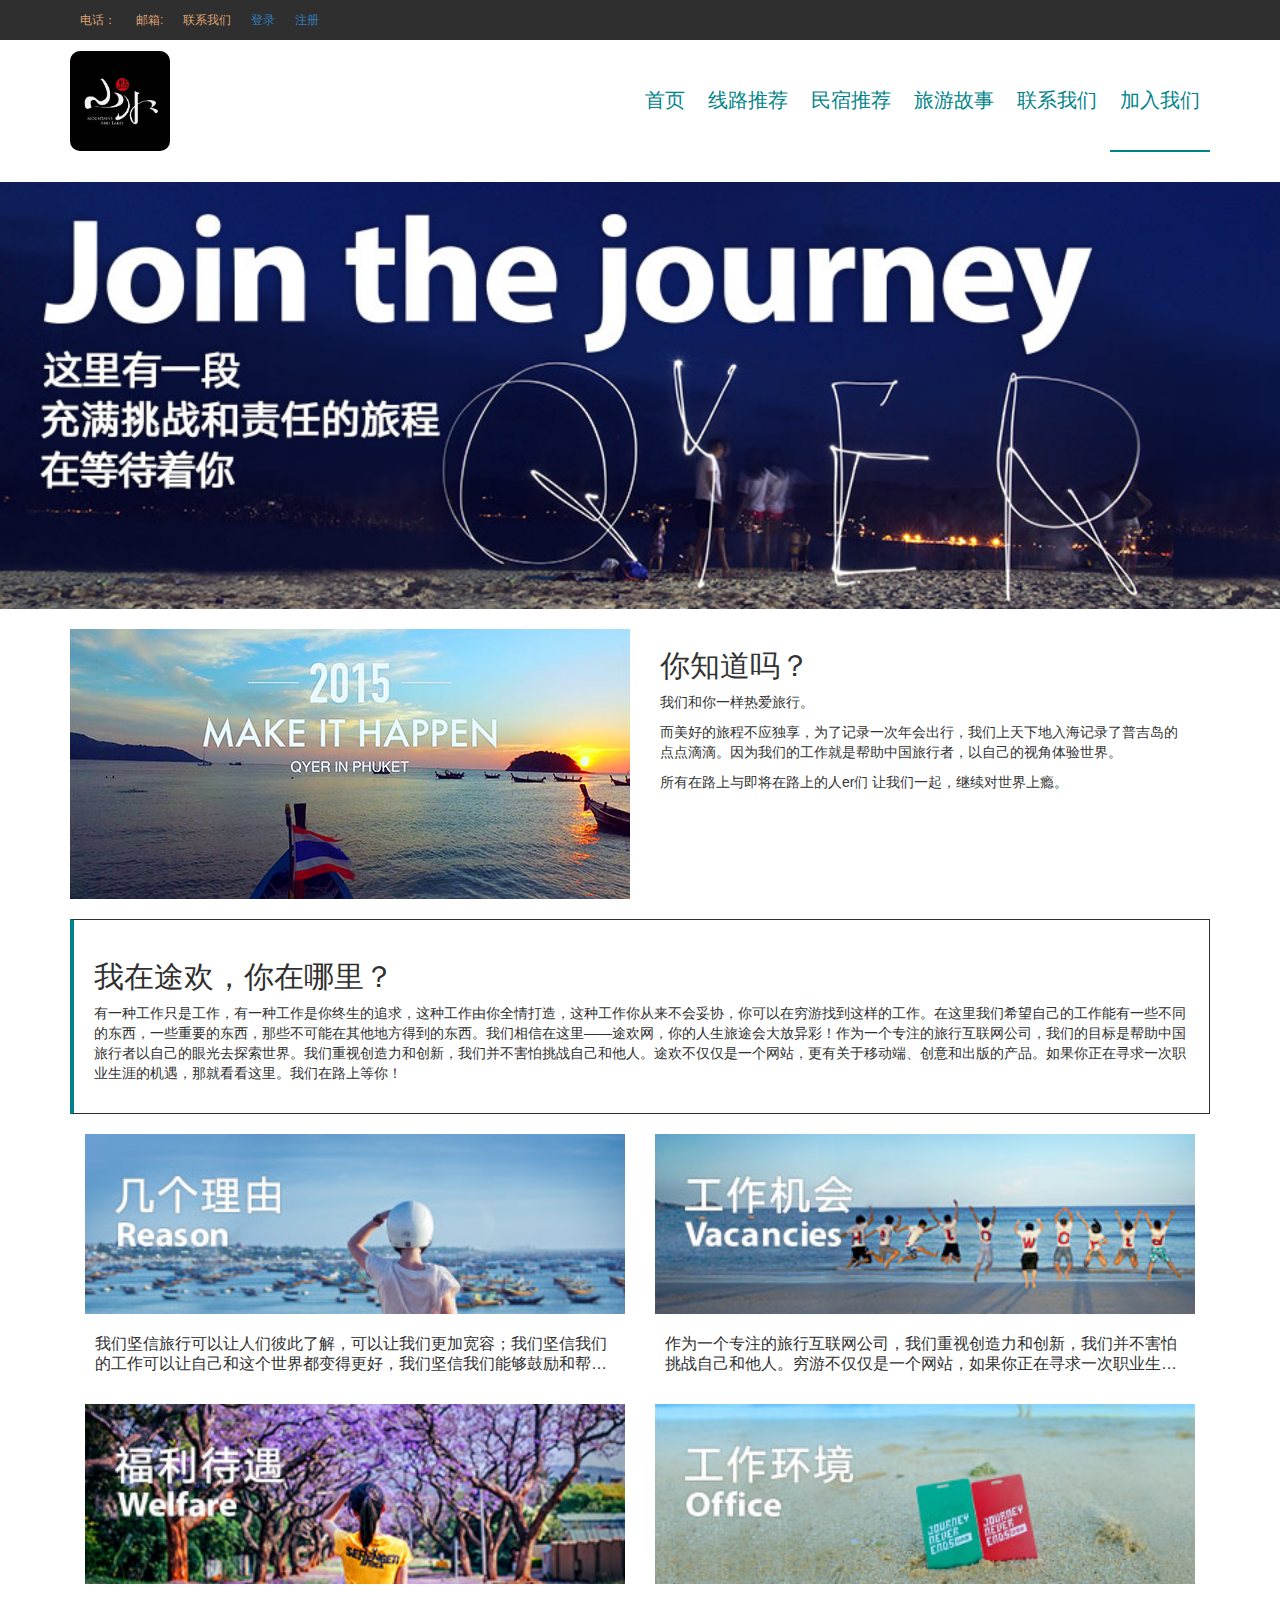
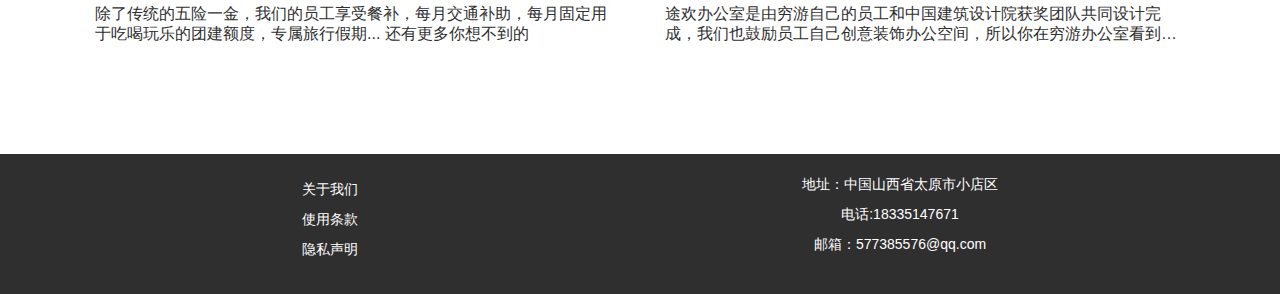
<file: join us.html>
<!DOCTYPE html>
<html lang="en">
<head>
	<meta charset="UTF-8">
	<title>途欢--加入我们</title>
	<meta name="viewport" content="width=device-width, initial-scale=1, maximum-scale=1">
	<link rel="stylesheet" href="css/bootstrap.css">
	<link rel="stylesheet" href="css/base.css">
    <link rel="stylesheet" href="css/join us.css">
    <link rel="stylesheet" href="css/login.css">
    <script src="css/login.js"></script>
    <script src="js/index.js"></script>
    <script src="js/jquery 3.3.1.js"></script>
</head>
<body>
	<div class="top">
        <div class="container">
            <ul>
                <li>电话：</li>
                <li>邮箱:</li>
                <li>联系我们</li>
                <li><a href="" class="login-one">登录</a></li>
                <li><a href="" class="login-one">注册</a></li>
            </ul>
        </div>
    </div>
    <!--顶部-->
    <nav>
        <div class="container">
            <div class="con">
                <div class="pic">
                    <img src="img/logo.jpg" alt="">
                </div>
                <div class="list">
                    <div class="list-pic">
                        <img src="img/list.png" alt="">
                        <div class="list-1">
                            <a href="index.html" class="bor">首页</a>
                            <a href="line.html">线路推荐</a>
                            <a href="hotel.html">民宿推荐</a>
                            <a href="history.html">旅游故事</a>
                            <a href="cantact us.html">联系我们</a>
                            <a href="join us.html">加入我们</a>
                        </div>
                    </div>
                    <a href="index.html">首页</a>
                    <a href="line.html">线路推荐</a>
                    <a href="hotel.html">民宿推荐</a>
                    <a href="history.html">旅游故事</a>
                    <a href="cantact us.html">联系我们</a>
                    <a href="" class="bor">加入我们</a>
                </div>
            </div>
        </div>
    </nav>
    <div class="banner1">
    		<div class="pic">
    			<img src="img/zp01.jpg" alt="">
    		</div>
    	
    </div>
    <div class="know">
    	<div class="container">
    		<div class="left">
    			<img src="img/nianhui.jpg" alt="">
    			<div class="right">
	    			<h2>你知道吗？</h2>
	    			<p>我们和你一样热爱旅行。</p>
	    			<p>而美好的旅程不应独享，为了记录一次年会出行，我们上天下地入海记录了普吉岛的点点滴滴。因为我们的工作就是帮助中国旅行者，以自己的视角体验世界。
					</p>
					<p>
					所有在路上与即将在路上的人er们
					让我们一起，继续对世界上瘾。
					</p>
	    		</div>
    		</div>
    		
    	</div>
    </div>
    <div class="say">
    	<div class="container">
    		<div class="say-text">
	    		<h2>我在途欢，你在哪里？</h2>
	    		<p>有一种工作只是工作，有一种工作是你终生的追求，这种工作由你全情打造，这种工作你从来不会妥协，你可以在穷游找到这样的工作。在这里我们希望自己的工作能有一些不同的东西，一些重要的东西，那些不可能在其他地方得到的东西。我们相信在这里——途欢网，你的人生旅途会大放异彩！作为一个专注的旅行互联网公司，我们的目标是帮助中国旅行者以自己的眼光去探索世界。我们重视创造力和创新，我们并不害怕挑战自己和他人。途欢不仅仅是一个网站，更有关于移动端、创意和出版的产品。如果你正在寻求一次职业生涯的机遇，那就看看这里。我们在路上等你！</p>
    		</div>
    	</div>
    </div>
    <div class="work">
    	<div class="container">
    		<ul>
    			<li class="col-xs-12 col-md-6">
    				<div class="li-pic">
    					<img src="img/20150326032103720.jpg" alt="">
    				</div>
    				<div class="li-text">
    					<p>
    						我们坚信旅行可以让人们彼此了解，可以让我们更加宽容；我们坚信我们的工作可以让自己和这个世界都变得更好，我们坚信我们能够鼓励和帮助中国旅行者获得更好的旅行和生命体验.
    					</p>
    				</div>
    			</li>
    			<li class="col-xs-12 col-md-6">
    				<div class="li-pic">
    					<img src="img/20150327120659825.jpg" alt="">
    				</div>
    				<div class="li-text">
    					<p>
    						作为一个专注的旅行互联网公司，我们重视创造力和创新，我们并不害怕挑战自己和他人。穷游不仅仅是一个网站，如果你正在寻求一次职业生涯的机遇，那就看看这里
    					</p>
    				</div>
    			</li>
    			<li class="col-xs-12 col-md-6">
    				<div class="li-pic">
    					<img src="img/20150327120723827.jpg" alt="">
    				</div>
    				<div class="li-text">
    					<p>
    						除了传统的五险一金，我们的员工享受餐补，每月交通补助，每月固定用于吃喝玩乐的团建额度，专属旅行假期... 还有更多你想不到的
    					</p>
    				</div>
    			</li>
    			<li class="col-xs-12 col-md-6">
    				<div class="li-pic">
    					<img src="img/20150326032129734.jpg" alt="">
    				</div>
    				<div class="li-text">
    					<p>
    						途欢办公室是由穷游自己的员工和中国建筑设计院获奖团队共同设计完成，我们也鼓励员工自己创意装饰办公空间，所以你在穷游办公室看到野营帐篷和攀岩墙也不要奇怪
    					</p>
    				</div>
    			</li>
    		</ul>
    	</div>
    </div>
    <div class="bottom">    
        <div class="container">
            <ul>
                <li class="list1">
                    <a href="join us.html">关于我们</a>
                    <a href="">使用条款</a>
                    <a href="">隐私声明</a>
                </li>	
                <li class="list2">
                    <p>地址：中国山西省太原市小店区</p>
                    <p>电话:18335147671</p>
                    <p>邮箱：577385576@qq.com</p>
                </li>
            </ul>
        </div>
    </div>
    <div class="login">
    <!-- 遮罩 -->
        <div class="black"></div>

        <!-- 登录 -->
        <div class="login-box">
            <div class="login-text1">途欢登录</div>
            <div class="login-text2">
                <span>还没有账号?</span>
                <a href="" class="login-one">
                    注册
                </a>
            </div>
            <div class="form-group">
                <input type="email" class="form-control input-hei" id="exampleInputEmail1" placeholder="手机号码/邮箱地址">
             </div>
             
              <div class="form-group">
                    <input type="password" class="form-control input-hei " id="exampleInputPassword1" placeholder="密码">
              </div>
               <div class="checkbox">
                    <label>
                      <input type="checkbox" class="remenber"><span>记住我</span> 
                    </label>
                    <div class="phone">
                        <a class="phone-i">手机动态密码登录</a>
                        <a>忘记密码？</a>
                    </div>
                </div>
                <div class="logining">
                    登录
                </div>
                <div class="close">×</div>
        </div>
    </div>
    <!-- 注册 -->
    <div class="login">
        <div class="black"></div>

        <!-- 登录 -->
        <div class="login-box">
            <div class="login-text1">手机/邮箱注册</div>
            <div class="login-text2">
                <span>已有账号</span>
                <a href="" class="login-one">
                    登录
                </a>
            </div>
            <div class="form-group">
                <input type="email" class="form-control input-hei" id="exampleInputEmail1" placeholder="手机号码/邮箱地址">
             </div>
             
              <div class="form-group">
                    <input type="password" class="form-control input-hei " id="exampleInputPassword1" placeholder="设置密码">
              </div>
               <div class="checkbox">
                    <label>
                      <input type="checkbox" class="remenber"><span>我希望通过短信和电话收到途欢最新动态。</span> 
                    </label>
                    <div class="phone">
                        <a class="phone-i">手机动态密码登录</a>
                    </div>
                </div>
                <div class="logining">
                    注册
                </div>
                <div class="close">×</div>
        </div>
    </div>
</body>
</html>
<script>
    let lis1=$("nav .con .list-pic .list-1");
    // title_list(lists,lis1);
    $("nav .con .list-pic").click(function(){
        lis1.slideToggle("fast");
    })
</script>
</file>
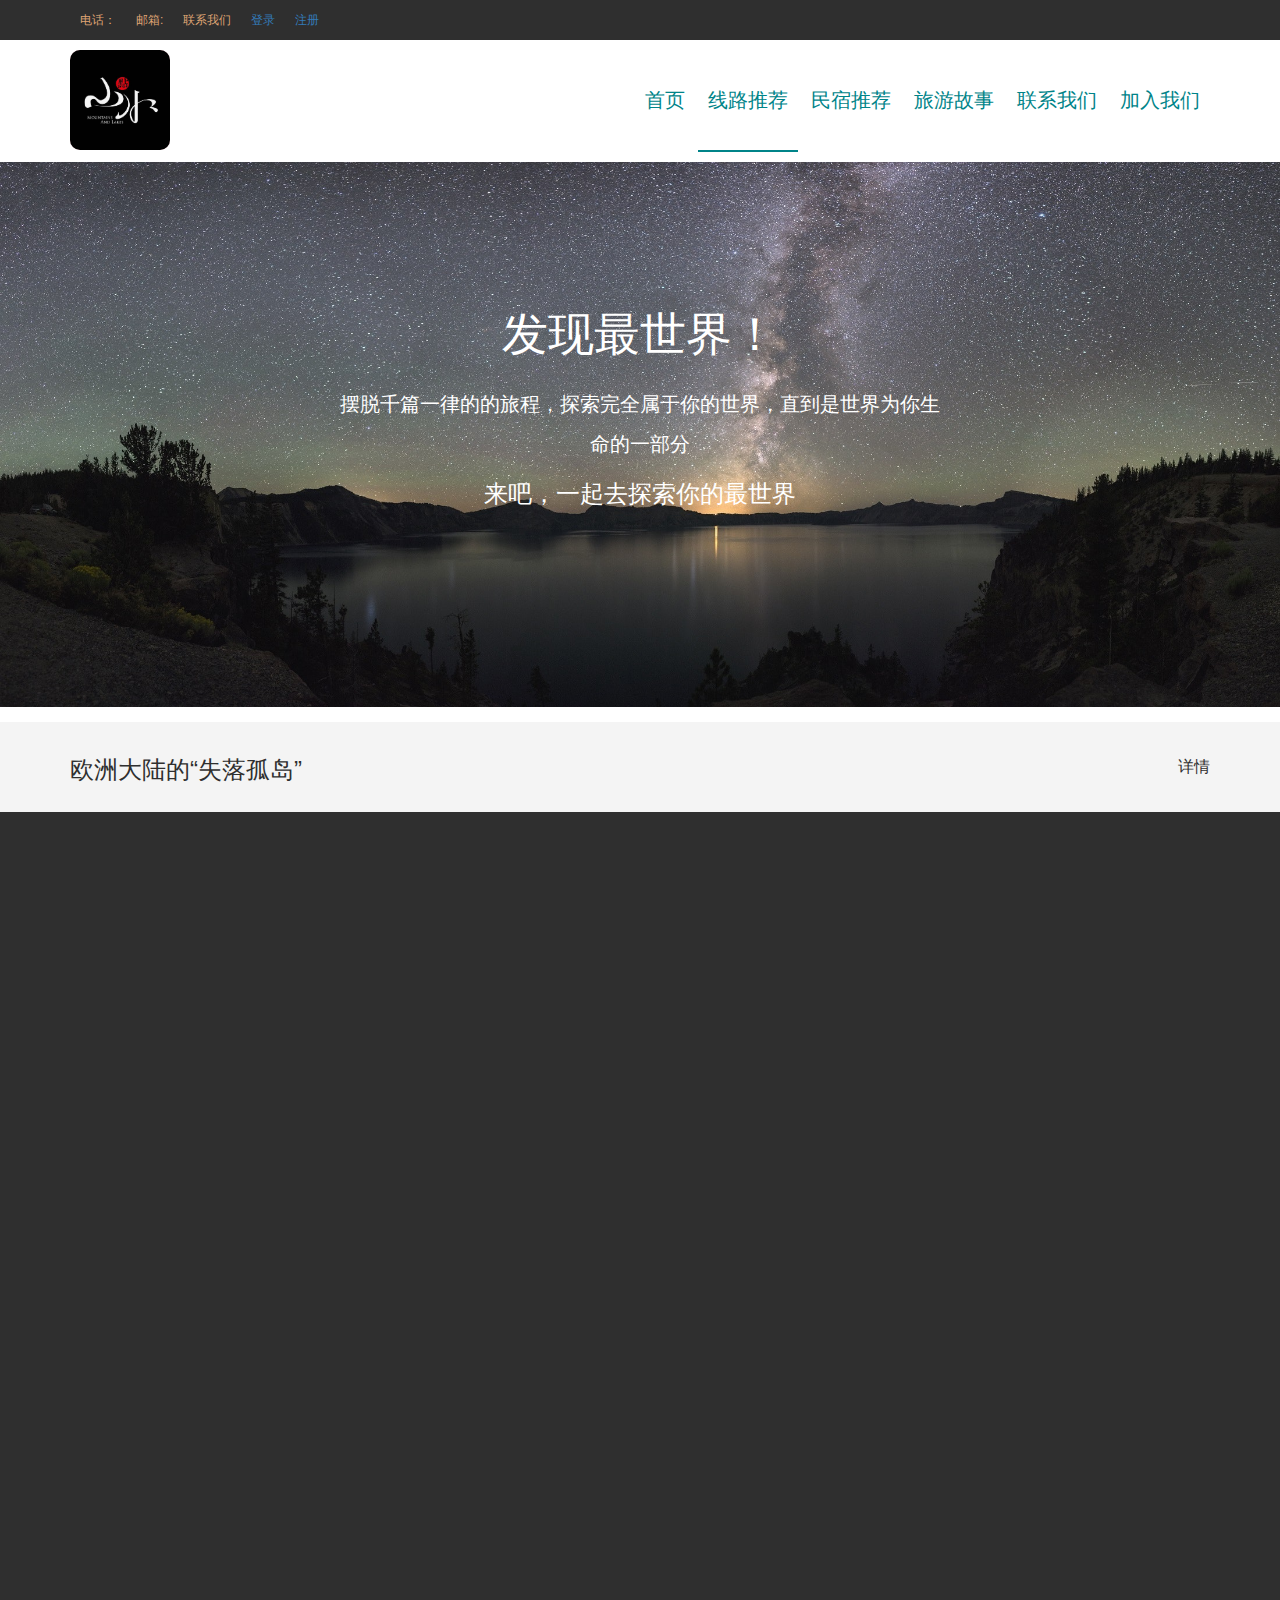
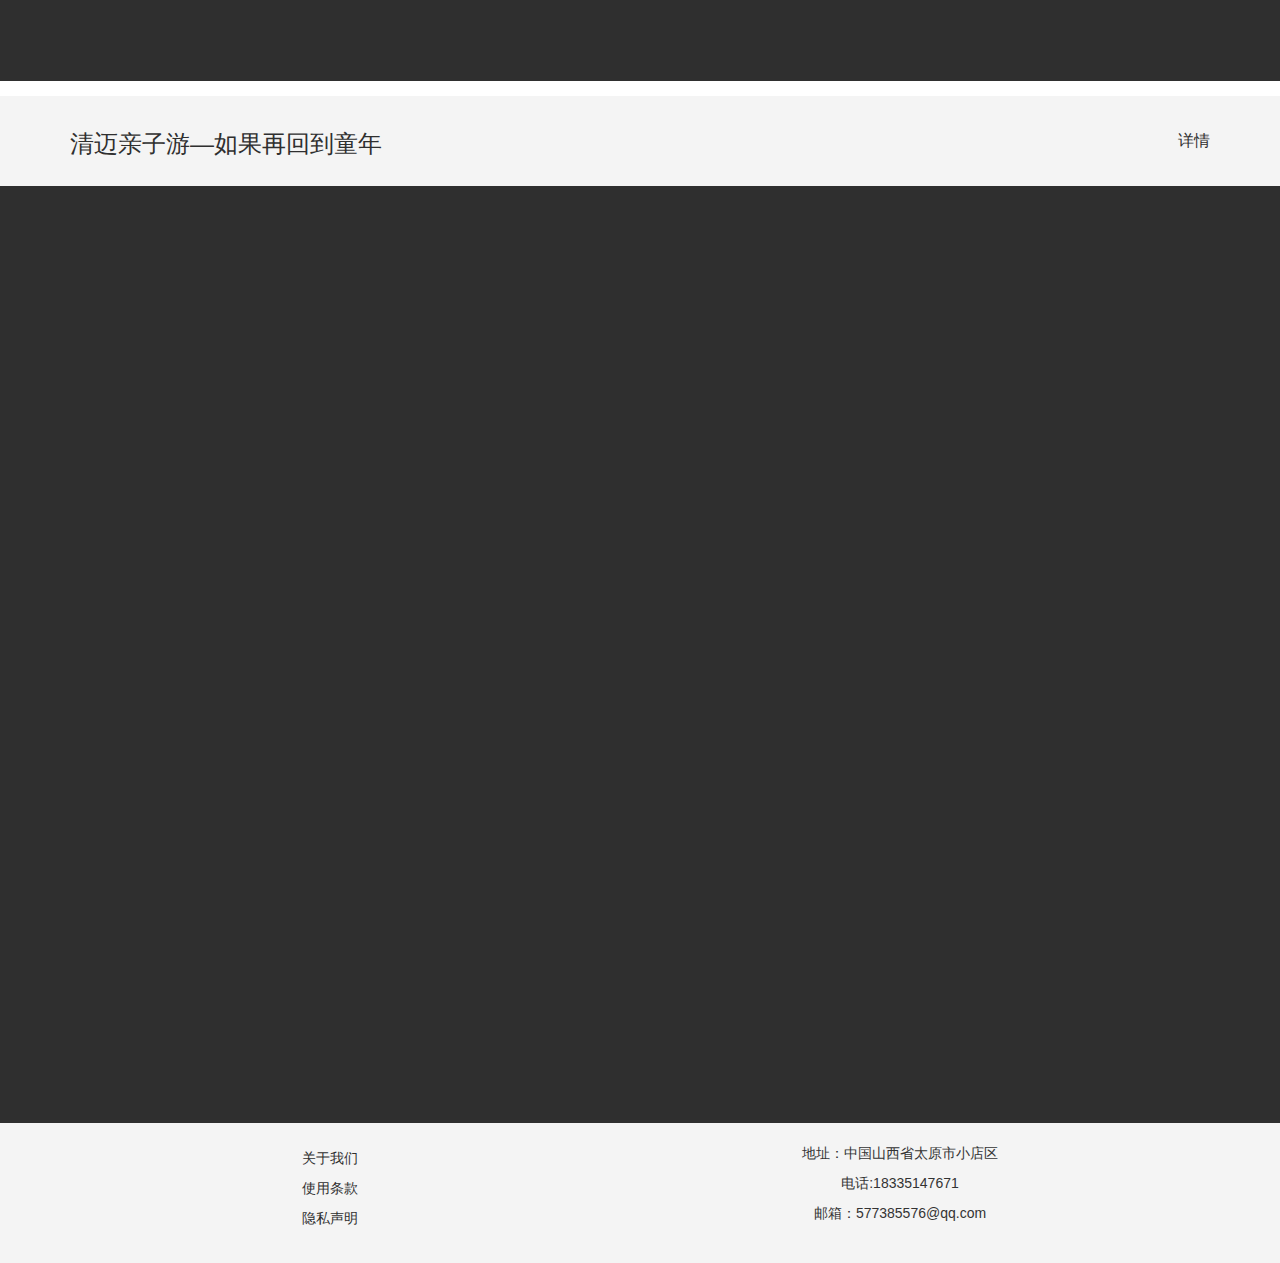
<file: line.html>
<!DOCTYPE html>
<html lang="en">
<head>
	<meta charset="UTF-8">
	<title>途欢--热门线路</title>
	<meta name="viewport" content="width=device-width, initial-scale=1, maximum-scale=1">
	<link rel="stylesheet" href="css/bootstrap.css">
    <link rel="stylesheet" href="css/first.css">
    <link rel="stylesheet" href="css/login.css">
    <script src="css/login.js"></script>
    <!--<script src="js/index.js"></script>-->
    <script src="js/opacity.js"></script>
    <script src="js/jquery%203.3.1.js"></script>
</head>
<body>
	<div class="top">
        <div class="container">
            <ul>
                <li>电话：</li>
                <li>邮箱:</li>
                <li>联系我们</li>
                <li><a href="" class="login-one">登录</a></li>
                <li><a href="" class="login-one">注册</a></li>
            </ul>
        </div>
    </div>
    <!--顶部-->
    <nav>
        <div class="container">
            <div class="con">
                <div class="pic">
                    <img src="img/logo.jpg" alt="">
                </div>
                <div class="list">
                    <div class="list-pic">
                        <img src="img/list.png" alt="">
                        <div class="list-1">
                            <a href="index.html" class="bor">首页</a>
                            <a href="line.html">线路推荐</a>
                            <a href="hotel.html">民宿推荐</a>
                            <a href="history.html">旅游故事</a>
                            <a href="cantact us.html">联系我们</a>
                            <a href="join us.html">加入我们</a>
                        </div>
                    </div>
                    <a href="index.html">首页</a>
                    <a href="" class="bor">线路推荐</a>
                    <a href="hotel.html">民宿推荐</a>
                    <a href="history.html">旅游故事</a>
                    <a href="cantact us.html">联系我们</a>
                    <a href="join us.html">加入我们</a>
                </div>
            </div>
        </div>
    </nav>
    <!--轮播图-->
    <div class="banner">
        <div class="banner-pic">
            <img src="img/astronomy-cosmos-crater-lake-national-park-262669.jpg" alt="">
        </div>
        <div class="ban-text">
            <h4>发现最世界！</h4>
            <p>摆脱千篇一律的的旅程，探索完全属于你的世界，直到是世界为你生命的一部分</p>
            <span>来吧，一起去探索你的最世界</span>
        </div>
    </div>
    <!-- 欧洲大陆的“失落孤岛” 标题 -->
    <div class="title">
        <div class="container">
            <div class="title-text">
                <h3>欧洲大陆的“失落孤岛”</h3>
                <a href="">详情</a>
            </div>
        </div>
    </div>
    <main>
        <div class="container">
            <div class="view">
                <div class="text-left left3">
                    <h3>行程安排</h3>
                    <span>北京——哈巴罗夫斯克——彼得罗巴普洛夫斯克——库夜湖保护区——贝斯特亚河——穆特诺斯夫斯克火山</span>
                </div>
                <div class="text-pic1 left4">
                    <img src="img/adventure-baltic-sea-car-21014.jpg" alt="">
                </div>
            </div>
            <div class="view1">
                <div class="text-right right3">
                    <h3>这里拥有</h3>
                    <span>近200座火山分布在一千多公里长的狭长半岛上，其中29座常年活跃，每到夏秋交替之际，无数的鱼洄游至这里产卵，无数的棕熊也赶来这里享受盛宴</span>
                </div>
                <div class="text-pic2 right4">
                    <img src="img/animal-animal-photography-bear-158109.jpg" alt="">
                </div>
            </div>
        </div>
    </main>

    <!-- 清迈 标题 -->
    <div class="title">
        <div class="container">
            <div class="title-text">
                <h3>清迈亲子游—如果再回到童年</h3>
                <a href="">详情</a>
            </div>
        </div>
    </div>
    <main>
        <div class="container">
            <div class="view li1">
                <div class="text-left left1">
                    <h3>行程安排</h3>
                    <span>北京——抵达清迈——大象保育园——夜间动物园——塔佩门——大塔寺</span>
                </div>
                <div class="text-pic1 left2">
                    <img src="img/adventure-baltic-sea-car-21014.jpg" alt="">
                </div>
            </div>
            <div class="view1 li2">
                <div class="text-right right1">
                    <h3>你可以在这里</h3>
                    <span>大象保育园象夫体验，全家人分工照顾象宝宝
博物、民俗体验，全家人一起逛菜市场用英泰双语买菜、辨识泰国香料、一起下厨学泰餐，那一夜，熊孩子喊爸爸妈妈，回家吃饭啦
本地农场游玩及下午茶，用象噗噗造纸，并制作手工日记本
一起逛本地市集，家长和孩子互相为对方挑选礼物
本地僧侣小学探访，寺庙英语角，和小和尚们英文交流、互换礼物、并教对方写汉语名字</span>
                </div>
                <div class="text-pic2 right2">
                    <img src="img/architecture-asia-attraction-219012.jpg" alt="">
                </div>
            </div>
        </div>
    </main>
    <!-- 底部 -->
    <div class="bottom">    
        <div class="container">
            <ul>
                <li class="list1">
                    <a href="">关于我们</a>
                    <a href="">使用条款</a>
                    <a href="">隐私声明</a>
                </li>
                <li class="list2">
                    <p>地址：中国山西省太原市小店区</p>
                    <p>电话:18335147671</p>
                    <p>邮箱：577385576@qq.com</p>
                </li>
            </ul>
        </div>
    </div>
    <div class="login">
    <!-- 遮罩 -->
        <div class="black"></div>

        <!-- 登录 -->
        <div class="login-box">
            <div class="login-text1">途欢登录</div>
            <div class="login-text2">
                <span>还没有账号?</span>
                <a href="" class="login-one">
                    注册
                </a>
            </div>
            <div class="form-group">
                <input type="email" class="form-control input-hei" id="exampleInputEmail1" placeholder="手机号码/邮箱地址">
             </div>
             
              <div class="form-group">
                    <input type="password" class="form-control input-hei " id="exampleInputPassword1" placeholder="密码">
              </div>
               <div class="checkbox">
                    <label>
                      <input type="checkbox" class="remenber"><span>记住我</span> 
                    </label>
                    <div class="phone">
                        <a class="phone-i">手机动态密码登录</a>
                        <a>忘记密码？</a>
                    </div>
                </div>
                <div class="logining">
                    登录
                </div>
                <div class="close">×</div>
        </div>
    </div>
    <!-- 注册 -->
    <div class="login">
        <div class="black"></div>

        <!-- 登录 -->
        <div class="login-box">
            <div class="login-text1">手机/邮箱注册</div>
            <div class="login-text2">
                <span>已有账号</span>
                <a href="" class="login-one">
                    登录
                </a>
            </div>
            <div class="form-group">
                <input type="email" class="form-control input-hei" id="exampleInputEmail1" placeholder="手机号码/邮箱地址">
             </div>
             
              <div class="form-group">
                    <input type="password" class="form-control input-hei " id="exampleInputPassword1" placeholder="设置密码">
              </div>
               <div class="checkbox">
                    <label>
                      <input type="checkbox" class="remenber"><span>我希望通过短信和电话收到途欢最新动态。</span> 
                    </label>
                    <div class="phone">
                        <a class="phone-i">手机动态密码登录</a>
                    </div>
                </div>
                <div class="logining">
                    注册
                </div>
                <div class="close">×</div>
        </div>
    </div>
</body>
</html>
<script>
    let lis1=$("nav .con .list-pic .list-1");
    // title_list(lists,lis1);
    $("nav .con .list-pic").click(function(){
        lis1.slideToggle("fast");
    })



    let text1=$("main .view .left3");
    let pic1=$("main .view .left4");
    let text2=$("main .view1 .right3");
    let pic2=$("main .view1 .right4");
    console.log(text1,pic1,text2,pic2);
    let text3=$("main .view .left1");
    let pic3=$("main .view .left2");
    let text4=$("main .view1 .right1");
    let pic4=$("main .view1 .right2");

        window.onscroll=function () {
            let wh=window.innerHeight;
            let bh=document.documentElement.scrollTop;
            if(bh+wh>1200){

                text1.css("opacity","1");
                pic1.css("opacity","1");
            }
            if(bh+wh>1500){
                text2.css("opacity","1");
                pic2.css("opacity","1");
            }
            if(bh+wh>2300){

                text3.css("opacity","1");
                pic3.css("opacity","1");
            }
            if(bh+wh>2500){
                text4.css("opacity","1");
                pic4.css("opacity","1");
            }

        }



    // window.onscroll=function () {
    //     let wh=window.innerHeight;
    //     let bh=document.documentElement.scrollTop;
    //
    //
    // }

    // let text3=document.querySelector("main .view .left1");
    // let pic3=document.querySelector("main .view .left2");
    // let text4=document.querySelector("main .view1 .right1");
    // let pic4=document.querySelector("main .view1 .right2");
    // console.log(pic3);
    //
    // op_pic(text3,pic3,text4,pic4,2200,2500);
    // op_pic(text1,pic1,text2,pic2,1100,1300);


</script>
</file>
<file: css/base.css>
/*
* @Author: 11911
* @Date:   2018-08-28 15:03:33
* @Last Modified by:   11911
* @Last Modified time: 2018-09-01 15:18:34
*/
*{
    margin:0;
    padding:0;
    box-sizing: border-box;
    list-style: none;
}
a{
    text-decoration: none;
}
i{
    font-style: normal;
}

.top{
    display: block;
    width:100%;
    height: 40px;
    background:#2f2f2f;
}
.top ul li{
    display: block;
    padding: 0 10px;
    font-size:12px;
    line-height: 40px;
    color:#dfa474;
    float: left;
}


/*顶部*/
nav{
    width:100%;
    padding: 10px;
    background-color: #fff;
}
nav .con{
    width:100%;
    display: flex;
    justify-content: space-between;
    align-items: center;  
}
nav .con .pic{
    border-radius: 10px;
}
nav .con .pic img{
    width: 50px;
    height: 50px;
    border-radius: 5px;
}
nav .con .list{
    background-color: #fff;
    /* float:right; */
}
nav .con .list a{
    display: none;
}
/* 小屏下列表 */
nav .con .list .list-pic{
    position: relative;
}
nav .con .list .list-pic img{
    width: 30px;
    height: 30px;
}
nav .con .list .list-pic .list-1{
    width: 300px;
    /*height: 200px;*/
    padding:20px 30px;
    background: #fff;
    display: block;
    border-radius: 10px;
    position: absolute;
    top:30px;
    left:-100px;
    z-index: 999;
    display: none;
}
nav .con .list .list-pic .list-1 a{
    padding:10px 0;
    color: #008489;
    font-size: 22px;
    display: block;
    text-decoration: none;
}
/* 轮播图 */
.banner{
    width: 100%;
    margin-top:5px;
    position: relative;
    position: relative;
}


.bottom{
    width: 100%;
    background: #2f2f2f;
}
.bottom ul .list1{
    padding: 20px;
    display: flex;
    flex-direction: column;
    align-items: center;
}
.bottom ul .list1 a{
    font-size: 14px;
    color: #fff;
    text-decoration: none;
    margin: 5px 0;
}
.bottom ul .list2{
    color: #fff;
    display: flex;
    flex-direction: column;
    align-items: center;
}



@media screen and (min-width: 768px){
    

    
    nav .con .pic{
        background-color: pink;
        margin:0;
        float: left;
    }
    nav .con .pic img{
        width: 100px;
        height: 100px;
        border-radius: 10px;
    }
    nav .con .list{
        height: 100%;
        float: right;
        display: flex;
        line-height: 80px;
    }
    nav .con .list a{
        padding: 10px;
        display: inline;
        font-size: 20px;
        color:#008489;
        margin-left:3px;
        text-decoration: none;
    }
    nav .con .list .bor{
        border-bottom: 2px solid #008489;
    }
    nav .con .list a:hover{
        border-bottom: 2px solid #008489;
    }
    nav .con .list .list-pic{
        display: none;
    }
    .bottom ul{
        display: flex;
        justify-content: space-around;
        align-items: center;
    }
}

/* 普通pc端：中等屏幕 col-md- >992 */
@media screen and (min-width: 992px){

}
/* 大屏幕 ：*/
@media screen and (min-width: 1200px){

}
</file>
<file: css/contact.css>
/*
* @Author: 11911
* @Date:   2018-08-29 16:19:54
* @Last Modified by:   11911
* @Last Modified time: 2018-08-29 17:07:24
*/
main{
	width: 100%;
	margin-top: 20px;
}
main .contact{
	width: 100%;
	padding: 20px;
	background:#f4f4f4;
	border-radius: 10px;
	color:#2f2f2f;
}
main .contact h4{
	font-weight: bold;
}
main .left{
	margin-top: 20px;
	background:#f4f4f4;
	border-radius: 10px;
	color:#2f2f2f;
	margin-bottom: 20px;
}
main .left h4{
	display: block;
	width: 100%;
	height: 50px;
	display: flex;
	align-items: center;
	background: #2f2f2f;
	color: #fff;
	padding: 0 5px;
	border-radius: 5px;
}
main .left p{
	line-height: 20px;
}


@media screen and (min-width: 768px){
	
}
/* 普通pc端：中等屏幕 col-md- >992 */
@media screen and (min-width: 992px){
	
}
/* 大屏幕 ：*/
@media screen and (min-width: 1200px){

}
</file>
<file: css/login.css>
/*
* @Author: 11911
* @Date:   2018-08-31 09:56:47
* @Last Modified by:   11911
* @Last Modified time: 2018-09-01 14:37:48
*/
/* 登录注册 */
.login{
	width: 100%;
	height: 100%;

}
.login .black{
	width: 100%;
	height: 100%;
	background-color: rgba(0, 0, 0, 0.5);
	position: absolute;
	top: 0;
	left: 0;
	z-index: 20;
	display: none;
}
.login .login-box{
	width: 50%;
	height: 70%;
	border-radius: 10px;
	background: #fff;
	padding: 30px 20px;
	position: absolute;
	top: 0;
	left: 0;
	right: 0;
	bottom: 0;
	margin: auto;
	z-index: 990;
	display: none;
}
.login .login-box .login-text1{
	font-size: 26px;
	text-align: center;
}
.login .login-box .login-text2{
	padding: 10px 0;
	font-size: 16px;
	text-align: center;
}
.login .login-box .input-hei{
	height: 50px;
}
.login .login-box label{
	line-height: 30px;
	font-size: 14px;
}
.login .login-box .remenber{
	width: 20px;
	height: 20px;
}
.login .login-box .checkbox{
	display: flex;
	align-items: center;
	justify-content: space-between

}
.login .login-box .phone a{
	padding:  0 4px;
	font-size: 14px;

}
.login .login-box .phone .phone-i{
	border-right: 1px solid #2f2f2f;
}
.login .logining{
	width: 100%;
	height: 40px;
	background: #008489;
	text-align: center;
	line-height: 40px;
	opacity: 0.8;
	color: #fff;
	border-radius: 8px;
}
.login .close{
	width: 50px;
	height: 50px;
	border-radius: 50%;
	line-height: 50px;
	font-size: 50px;
	text-align: center;
	box-shadow: 0 0 5px 5px rgba(0, 0, 0, 0.4);
	position: absolute;
	top: 10px;
	right: 10px;
}
</file>
<file: css/chakan.css>
.title{
    width: 100%;
    padding:20px 0;
    text-align: center;
}

/* 故事集 */
.story{
    width: 100%;
}
.story ul{
    display: flex;
    flex-direction: column;
    align-items: center;
}
.story ul li{
    width:80%;
    /*height: 180px;*/
    border-radius: 10px;
    margin-bottom: 15px;
    color: #fff;
    /*display: flex;*/
    /*flex-direction: column-reverse;*/
    cursor: pointer;
    position: relative;
}

.story ul li img{
    width: 100%;
    border-radius: 10px;

}

.story ul li .li-box{
    width: 55px;
    height: 24px;
    background: #fff;
    color: #2f2f2f;
    text-align: center;
    line-height: 26px;
    border-radius: 5px;
    font-weight: 300;
    font-size: 12px;
}
.story ul li .li-text{
    width: 80%;
    position: absolute;
    bottom:10px;
    left:20px;
}
.story ul li .li-text h2{
    font-size: 20px;
}
.story .zhe{
    width: 100%;
    height: 100%;
    border-radius: 10px;
    background: rgba(0,0,0,0.2);
    position: absolute;
    top:0;
    left: 0;
}


@media screen and (min-width: 768px){
    .story ul li .li-box{
        width: 80px;
        height: 26px;
        background: #fff;
        color: #2f2f2f;
        text-align: center;
        line-height: 26px;
        border-radius: 5px;
        font-weight: 300;
        font-size: 16px;
    }

    .story ul li .li-text{
        width: 60%;
        position: absolute;
        bottom:10px;
        left:20px;
    }
    .story ul li .li-text h2{
        font-size: 24px;
    }

}

/* 普通pc端：中等屏幕 col-md- >992 */
@media screen and (min-width: 992px){
    .title{
        text-align: left;
    }
    .story ul{
        display: flex;
        flex-direction: row;
        flex-wrap: wrap;
    }
    .story ul li{
        width:32%;
        /*height: 140px;*/
        margin-right: 15px;
        border-radius: 10px;
        matgin-bottm:15px;
    }
    .story ul li:nth-child(3){
        /*margin-right: 0;*/
    }
}
/* 大屏幕 ：*/
@media screen and (min-width: 1200px){

}
</file>
<file: css/history.css>
/*
* @Author: 11911
* @Date:   2018-08-30 09:52:22
* @Last Modified by:   11911
* @Last Modified time: 2018-09-01 14:32:42
*/
.banner1{
	width: 100%;
	height: 260px;
	background-image: url('../img/beach-bora-bora-flow-21787.jpg');
	background-repeat: no-repeat;
	background-size:100%;
}
.banner1 .ban-box{
	padding-top: 40px;
	padding-right: 20px;
	text-align: center;
}
.banner1 .ban-box h2{
	color: #fff;
	font-size: 24px;

}
.banner1 .ban-box p{
	color: #fff;
	font-size: 16px;
	padding-top: 20px;
}
.banner1 .ban-box p span{
	padding:0 20px;
}
.banner1 .share{
	width: 100px;
	height: 50px;
	background: #008489;
	border-radius: 10px;
	text-align: center;
	line-height: 50px;
	margin: 0 auto;
	margin-top: 30px;
}
.banner1 .share a{
	color: #fff;
	font-size: 18px;
	text-decoration: none;
}
.title .title-text{
	padding:15px 0 ;
	display: flex;
	justify-content: space-between;
}
.title .title-text h3{
	color: #2f2f2f;
}
.title .title-text a{
	color: #2f2f2f;
	font-size: 16px;
	line-height: 60px;
	text-decoration: none;
}
/* 故事集 */
.story{
	width: 100%;
}
.story ul{
	display: flex;
	flex-direction: column;
	align-items: center;
}
.story ul li{
	width:80%;
	/*height: 180px;*/
	border-radius: 10px;
	margin-bottom: 15px;
	color: #fff;
	/*display: flex;*/
	/*flex-direction: column-reverse;*/
	cursor: pointer;
	position: relative;
}

.story ul li img{
	width: 100%;
	border-radius: 10px;

}

.story ul li .li-box{
	width: 55px;
	height: 24px;
	background: #fff;
	color: #2f2f2f;
	text-align: center;
	line-height: 26px;
	border-radius: 5px;
	font-weight: 300;
	font-size: 12px;
}
.story ul li .li-text{
	width: 80%;
	position: absolute;
	bottom:10px;
	left:20px;
}
.story ul li .li-text h2{
	font-size: 20px;
}
.story .zhe{
	width: 100%;
	height: 100%;
	border-radius: 10px;
	background: rgba(0,0,0,0.2);
	position: absolute;
	top:0;
	left: 0;
}
.select{
	width: 100%;
}
.select ul{
	width: 100%;
}
.select ul li{
	margin-bottom: 10px;
	border-radius: 15px;
	cursor: pointer;
	
}
.select ul li:hover{
	transform: translate(0, -4px);
	transition: all .5s;
}
.select ul li .se-pic{
	position: relative;
}
.select ul li .se-pic img{
	width: 100%;
	border-radius: 15px;
}
.select ul li .se-text{
	display: flex;
	padding: 5px 0 0 10px;
	font-size: 16px;
}
.select ul li .se-text span{
	font-weight: 800;
	margin-right: 8px;
	font-size: 16px;
}
.select ul li .se-text span i{
	font-weight: 500;
}
.select ul li .se-head{
	padding: 0 0 10px 10px;
	display: flex;
	align-items: center;
}
.select ul li .se-head .se-head-pic{
	width: 50px;
	height: 50px;
	border-radius: 50%;
	background: blue;
}
.select ul li .se-head .se-head-pic img{
	width: 100%;
	height: 100%;
	border-radius: 50%;
}
.select ul li .se-head .se-head-good{
	padding: 0 20px;
}
.select ul li .se-head .se-head-good img{
	width: 20px;
	height: 20px;
}
.select ul li .se-head .se-head-talk img{
	width: 20px;
	height: 20px;
}
.select ul li .se-pic .se-food{
	width: 50px;
	height: 30px;
	border-radius: 8px;
	background: #fff;
	position: absolute;
	right: 20px;
	bottom: 20px;
	text-align: center;
	line-height: 30px;

}
.se-more{
	width: 160px;
	height: 60px;
	border: 2px solid #2f2f2f;
	text-align: center;
	line-height: 60px;
	margin: 0 auto;
	font-size: 20px;
	border-radius: 8px;
	cursor: pointer;
	margin-bottom: 50px;
}
/* 登录注册 */
.login{
	width: 100%;
	height: 100%;

}
.login .black{
	width: 100%;
	height: 100%;
	background-color: rgba(0, 0, 0, 0.5);
	position: absolute;
	top: 0;
	left: 0;
	z-index: 20;
	display: none;
}
.login .login-box{
	width: 50%;
	height: 70%;
	border-radius: 10px;
	background: #fff;
	padding: 30px 20px;
	position: absolute;
	top: 0;
	left: 0;
	right: 0;
	bottom: 0;
	margin: auto;
	z-index: 990;
	display: none;
}
.login .login-box .login-text1{
	font-size: 26px;
	text-align: center;
}
.login .login-box .login-text2{
	padding: 10px 0;
	font-size: 16px;
	text-align: center;
}
.login .login-box .input-hei{
	height: 50px;
}
.login .login-box label{
	line-height: 30px;
	font-size: 14px;
}
.login .login-box .remenber{
	width: 20px;
	height: 20px;
}
.login .login-box .checkbox{
	display: flex;
	align-items: center;
	justify-content: space-between

}
.login .login-box .phone a{
	padding:  0 4px;
	font-size: 14px;

}
.login .login-box .phone .phone-i{
	border-right: 1px solid #2f2f2f;
}
.login .logining{
	width: 100%;
	height: 40px;
	background: #008489;
	text-align: center;
	line-height: 40px;
	opacity: 0.8;
	color: #fff;
	border-radius: 8px;
}
.login .close{
	width: 50px;
	height: 50px;
	border-radius: 50%;
	line-height: 50px;
	font-size: 50px;
	text-align: center;
	box-shadow: 0 0 5px 5px rgba(0, 0, 0, 0.4);
	position: absolute;
	top: 10px;
	right: 10px;
}



@media screen and (min-width: 768px){
	.banner1{
		width: 100%;
		height: 500px;
		background-image: url('../img/beach-bora-bora-flow-21787.jpg');
		background-repeat: no-repeat;
		background-size:100%;
	}
.banner1 .ban-box{
	padding-top: 80px;
	
}
.banner1 .ban-box h2{
	color: #fff;
	font-size: 32px;
}
	.story ul li .li-box{
		width: 80px;
		height: 26px;
		background: #fff;
		color: #2f2f2f;
		text-align: center;
		line-height: 26px;
		border-radius: 5px;
		font-weight: 300;
		font-size: 16px;
	}

	.story ul li .li-text{
		width: 60%;
		position: absolute;
		bottom:10px;
		left:20px;
	}
	.story ul li .li-text h2{
		font-size: 24px;
	}
}

/* 普通pc端：中等屏幕 col-md- >992 */
@media screen and (min-width: 992px){
	.story ul{
		display: flex;
		flex-direction: row;
		flex-wrap: wrap;
	}
	.story ul li{
		width:32%;
		/*height: 140px;*/
		margin-right: 15px;
		border-radius: 10px;
		matgin-bottm:15px;
	}
	.story ul li:nth-child(3){
		/*margin-right: 0;*/
	}
}
/* 大屏幕 ：*/
@media screen and (min-width: 1200px){

}
</file>
<file: css/hotel.css>
/*
* @Author: 11911
* @Date:   2018-08-28 15:15:00
* @Last Modified by:   11911
* @Last Modified time: 2018-09-01 15:15:01
*/

.banner{
	width: 100%;
	 height: 300px;
	background-image: url('../img/cabin-clouds-cold-950058.jpg');
	background-repeat: no-repeat;
	background-position: center;
	background-size: cover;
	/*background-attachment: fixed;*/

}
.banner .ban-text{
	padding-left: 20px;
}
.banner .ban-text h3{
	font-size: 20px;
	color: #fff;
	font-style: normal;
}
.banner .search{
	padding-left: 20px;
	padding-top: 10px

}
.banner .search input{
	width: 50%;
	height: 30px;
	border-radius:8px;
	padding: 2px 10px;
	border: 1px solid #fff;
	color: #2f2f2f;
	font-size: 14px;
	float: left;
}

.banner .search input::-webkit-input-placeholder{
	color: #696969;
	font-size: 14px;
}

.banner .search .sea-box{
	width: 40px;
	height: 30px;
	border-radius: 5px;
	background-color:#2f2f2f;
	float: left;
	margin-left: 5px;
	display: flex;
	align-items: center;
	justify-content: center;
	cursor: pointer;
}
.banner .search .sea-box img{
	width: 20px;
	height: 20px;
	display: block;
}
.banner ul{
	display: block;
	padding: 50px 0 0 14px;
	margin-bottom: 100px;

}
.banner ul li{
	padding: 0 6px;
	float: left;
}
.banner ul li a{
	color: #fff;
	font-size: 14px;
	text-decoration: none;
}
.banner ul li a:hover{
	color: #008489;
}

/*  标题*/
.title{
	width: 100%;
	background-color: #f4f4f4;
	/* margin-top: 15px; */
	
}
.title .title-text{
	padding:15px 0 ;
	display: flex;
	justify-content: space-between;
}
.title .title-text h3{
	color: #2f2f2f;
	font-style: normal;
}
.title .title-text a{
	color: #2f2f2f;
	font-size: 16px;
	line-height: 60px;
	text-decoration: none;
}

/* 旅游城市 */
.city{
	width: 100%;
	padding: 10px;
	background-color: #f4f4f4;
}
.city ul{
	width: 100%;
	height: 30px;
	border-bottom:1px solid #848484; 
}
.city ul li{
	height: 100%;
	padding: 0 6px;
	float: left;
}
.city ul .city-list{
	border-bottom: 1px solid #008489;
}
.city ul li a{
	color: #2f2f2f;
	font-size: 16px;
	text-decoration: none;
}
.city ul li a:hover{
	color: #008489;
}
/* 房源 */
.list{
/* 	width: 100%; */
	/* padding-top: 20px; */
	background: #f4f4f4;
}
.list ul li .white{
	background-color: rgba(0, 0, 0, 0.5);
	width: calc(100% - 30px);
	height: 0;

	position: absolute;
	top: 0;
	left: 15px;
	overflow: hidden;
	display: flex;
	align-items: center;
	justify-content: center;

}
.list ul li .white a{
	color: #fff;
	font-size:18px;
	text-decoration: none;
}
.list ul li:hover .white{
	height: 100%;
	border-radius: 10px;
}
.list ul li{
	background-color: #f4f4f4;
	cursor: pointer;
	margin-bottom: 10px;
	
}
.list ul li:hover{
	transform: translate(0, -3px);
	transition: all .4s;
}
.list ul li .list-pic img{
	width: 100%;
	border-radius: 10px;

}
.list ul li .list-text{
	padding: 0 4px;
}
.list ul li .list-text h3{
	font-size: 20px;
	text-align: center;
	line-height: 20px;
	color: #2f2f2f;
}
.list ul li .list-text p{
	font-size: 16px;
	color: #848484;
	overflow: hidden;
	text-overflow: ellipsis;
	white-space: nowrap;
}

.list .list-more{
	width: 120px;
	height: 60px;
	color: #fff;
	background: #2f2f2f;
	border-radius: 10px;
	margin: 0 auto;
	text-align: center;
	line-height: 60px;
	font-size: 20px;
	cursor: pointer;
}
/* 跟着电影去旅行 */
.movie{
	width: 100%;
	background: #f4f4f4;
	padding-top: 60px;
}
.movie .movie-box{
	width: 100%;
	/* height: 160px; */
	border: 1px solid #2f2f2f;
	border-left: 4px solid #008489;
	padding: 10px;
}
.movie .movie-box p{
	font-size: 16px;
	color: #848484;
}
/* 电影 */
.film{
	width: 100%;
	background: #f4f4f4;
	padding-top: 30px;
}
.film ul li{
	position: relative;
	margin-bottom: 10px;
	cursor: pointer;
}
.film ul li .film-pic img:hover{
	box-shadow:0 0 15px 2px rgba(0, 0, 0, 0.5);
}
.film ul li .film-pic img{
	width: 100%;
}
.film ul li .film-text{
	position: absolute;
	top: 20px;
	left: 50px;
	color: #fff;
}
.film ul li .film-text h5{
	font-size: 26px;
}
.film ul li .film-text h6{
	font-size: 22px;
}
/* 精品酒店 */
.abroad{
	width: 100%;
	background: #f4f4f4;
	padding-top: 20px;
}
.abroad .ab-text{
	border-bottom: 1px solid #848484;
}
.abroad .ab-text h3{
	font-size: 20px;
	color: #2f2f2f;
}
/* 国家 */
.countrl{
	width: 100%;
	background-color: #f4f4f4;
}
.countrl .countrl-text{
	padding-top: 20px;
}
.countrl .countrl-text a{
	display: block;
	padding: 20px;
	font-size: 14px;
	color: #848484;
	/* margin-right: 30px; */
	float: left;
	text-decoration: none;
	cursor: pointer;
}
.countrl .countrl-text a:hover{
	color: #008489;
}

.bottom{
    width: 100%;
    background: #2f2f2f;
}
.bottom ul .list1{
    padding: 20px;
    display: flex;
    flex-direction: column;
    align-items: center;
}
.bottom ul .list1 a{
    font-size: 14px;
    color: #fff;
    text-decoration: none;
    margin: 5px 0;
}
.bottom ul .list2{
	color: #fff;
    display: flex;
    flex-direction: column;
    align-items: center;
}

@media screen and (min-width: 768px){
	.banner{
		width: 100%;
		height: 500px;
		background-image: url('../img/cabin-clouds-cold-950058.jpg');
		background-repeat: no-repeat;
		background-position: center;
		background-size: cover;
		/*background-attachment: fixed;*/

	}
.banner .ban-text{
	padding: 40px 0 30px 60px;
}
.banner .ban-text h3{
	font-size: 30px;
	color: #fff;
	font-style: normal;
}
.banner .search {
	padding: 0 0 30px 60px;

}
.banner .search input{
	width: 50%;
	height: 60px;
	border-radius:10px;
	padding: 2px 10px;
	border: 1px solid #fff;
	color: #2f2f2f;
	font-size: 20px;
	float: left;
}
.banner .search input::-webkit-input-placeholder{
	color: #696969;
	font-size: 20px;
}

.banner .search .sea-box{
	width: 80px;
	height: 60px;
	border-radius: 10px;
	float: left;
	margin-left: 10px;
}
.banner .search .sea-box img{
	width: 50px;
	height: 50px;
	display: block;
}
.banner ul{
	padding: 80px 0 0 60px;
	margin-bottom: 200px;
	
}
.banner ul li{
	
	padding: 0 8px;
	float: left;
}
.banner ul li a{
	color: #fff;
	font-size: 18px;
	text-decoration: none;
}
}
/* 普通pc端：中等屏幕 col-md- >992 */
@media screen and (min-width: 992px){
	.film ul li .film-text h5{
	font-size: 16px;
}
.film ul li .film-text h6{
	font-size: 14px;
}
}
/* 大屏幕 ：*/
@media screen and (min-width: 1200px){

}
</file>
<file: css/join us.css>
/*
* @Author: 11911
* @Date:   2018-08-29 17:25:38
* @Last Modified by:   11911
* @Last Modified time: 2018-08-30 09:28:28
*/
.banner1{
	width: 100%;
}
.banner1 .pic{
	width: 100%;
	padding-top: 20px;
	text-align: center;
}
.banner1 .pic img{
	width: 100%;
}
/* 你知道吗 */

.know{
	width: 100%;
	padding-top: 20px;
	
}
.know .left{
	/* width: 20%; */
	display: flex;
	justify-content: space-between;
}
.know .left img{
	width: 50%;
}
.know .right{
	padding: 0 30px;
}
/* 我在这里你在哪 */
.say{
	width: 100%;
	margin-top: 20px;
	
}.say .say-text{
	width: 100%;
	border: 1px solid #2f2f2f;
	border-left: 4px solid #008489;
	color: #2f2f2f;
	padding: 20px;
}

.work{
	width: 100%;
	padding-top: 20px;
	margin-bottom: 80px
}
.work ul li{
	cursor: pointer;
}
.work ul li .li-pic{
	padding-bottom:20px;
}
.work ul li img{
	width: 100%;
}
.work ul li .li-text{
	width: 100%;
	/* height: 80px; */
	padding:  0 10px 20px;
}
.work ul li .li-text p{
	font-size: 16px;
	line-height: 20px;
	color: #2f2f2f;
	display:-webkit-box;
	-webkit-line-clamp:2;
	-webkit-box-orient: vertical;
	overflow: hidden;
	text-overflow: ellipsis;
}
.work ul li:hover{
	transform: translate(0, -2px);
}

@media screen and (min-width: 768px){

}
/* 普通pc端：中等屏幕 col-md- >992 */
@media screen and (min-width: 992px){

}
/* 大屏幕 ：*/
@media screen and (min-width: 1200px){

}
</file>
<file: css/first.css>
/*
* @Author: 11911
* @Date:   2018-08-28 08:49:04
* @Last Modified by:   11911
* @Last Modified time: 2018-09-01 15:19:23
*/
*{
    margin:0;
    padding:0;
    box-sizing: border-box;
    list-style: none;
}
a{
    text-decoration: none;
}
i{
    font-style: normal;
}

.top{
    display: block;
    width:100%;
    height: 40px;
    background:#2f2f2f;
}
.top ul li{
    display: block;
    padding: 0 10px;
    font-size:12px;
    line-height: 40px;
    color:#dfa474;
    float: left;
}



/*顶部*/
nav{
    width:100%;
    padding: 10px;
    background-color: #fff;
}
nav .con{
    width:100%;
    display: flex;
    justify-content: space-between;
    align-items: center;  
}
nav .con .pic{
    border-radius: 10px;
}
nav .con .pic img{
    width: 50px;
    height: 50px;
    border-radius: 5px;
}
nav .con .list{
    background-color: #fff;
    float:right;
}
nav .con .list a{
    display: none;
}
/* 小屏下列表 */
nav .con .list .list-pic{
    position: relative;
}
nav .con .list .list-pic img{
    width: 30px;
    height: 30px;
}
nav .con .list .list-pic .list-1{
    width: 300px;
    /*height: 200px;*/
    padding:20px 30px;
    background: #fff;
    display: block;
    border-radius: 10px;
    position: absolute;
    top:30px;
    left:-100px;
    z-index: 999;
    display: none;
}
nav .con .list .list-pic .list-1 a{
    padding:10px 0;
    color: #008489;
    font-size: 22px;
    display: block;
    text-decoration: none;
}
/* 图片 */
.banner{
    width: 100%;

    /*margin-top:5px;*/
    position: relative;
}
.banner img{
    width: 100%;
}
.banner .ban-text{
    width: 300px;
    height: 150px;
	text-align: center;
	position: absolute;
	top: 0;
    bottom:0;
    right: 0;
	left: 0;
    margin:auto;
	color: #fff;
}
.banner .ban-text h4{
	font-size: 26px;
	line-height: 40px;
}
.banner .ban-text p{
	font-size: 14px;
	line-height: 20px;
}
.banner .ban-text span{
	font-size: 16px;
	line-height: 40px;
}
/* 欧洲大陆的“失落孤岛”  标题*/
.title{
	width: 100%;
	background-color: #f4f4f4;
	margin-top: 15px;
	
}
.title .title-text{
	padding:15px 0 ;
	display: flex;
	justify-content: space-between;
}
.title .title-text h3{
	color: #2f2f2f;
	font-style: normal;
}
.title .title-text a{
	color: #2f2f2f;
	font-size: 16px;
	line-height: 60px;
	text-decoration: none;
}


/* 图片文字介绍 */
main{
    width: 100%;
    background-color: #2f2f2f;
}
main .view{
    display: flex;
    flex-direction: column;
    align-items: center;
    justify-content: center;
}
/* 小屏下文字居中 */
main .view .text-left{

    padding: 30px;
    display: flex;
    flex-direction: column;
    align-items: center;
    color: #fff;
    opacity: 0;
    transition: all 1s;
}
main .view .text-left:after{
    content: "";
    width: 120px;
    height: 2px;
    background: #fff;
    margin: 17px auto 0;
}
main .view .text-left h3{
    font-size: 30px;
    line-height: 60px;
}
main .view .text-left span{
    font-size: 16px;
    line-height: 40px;
    text-align: center;
}
main .view .text-pic1{
    width: 70%;
    padding: 20px 0;
    opacity: 0;
    transition: all 1s;
}
main .view .text-pic1 img{
    width: 100%;
}
/* 第二行介绍 */
main .view1{
    margin-top:30px; 
    display: flex;
    flex-direction: column;
    align-items: center;
    justify-content: center;
}
main .view1 .text-right{
	width: 60%;
    padding: 30px;
    text-align: center;
    color: #fff;
    opacity: 0;
    transition: all 1s;
}
main .view1 .text-right:after{
    content: "";
    width: 120px;
    height: 2px;
    background: #fff;
    margin: 17px auto 0;
    display: block;
}
main .view1 .text-right h3{
    font-size: 30px;
    line-height: 60px;
}
main .view1 .text-right span{
    font-size: 16px;
    line-height: 40px;
}
main .view1 .text-pic2{
    width: 70%;
    padding: 20px 0;
    margin: 0 auto;
    opacity: 0;
    transition: all 1s;
}
main .view1 .text-pic2 img{
    width: 100%;
}

/* 底部 */
.bottom{
    width: 100%;
    background: #f4f4f4;
}
.bottom ul .list1{
    padding: 20px;
    display: flex;
    flex-direction: column;
    align-items: center;
}
.bottom ul .list1 a{
    font-size: 14px;
    color: #2f2f2f;
    text-decoration: none;
    margin: 5px 0;
}
.bottom ul .list2{
    display: flex;
    flex-direction: column;
    align-items: center;
}
@media screen and (min-width: 768px){
    

    nav .con{
        display: block;
    }
    nav .con .pic{
        background-color: pink;
        margin:0;
        float: left;
    }
    nav .con .pic img{
        width: 100px;
        height:100px;
        border-radius: 10px;
    }
    nav .con .list{
        height: 100%;
        float: right;
        display: flex;
        line-height: 80px;
    }
    nav .con .list a{
        padding: 10px;
        display: inline;
        font-size: 20px;
        color:#008489;
        margin-left:3px;
        text-decoration: none;
    }
    nav .con .list .bor{
        border-bottom: 2px solid #008489;
    }
    nav .con .list a:hover{
        border-bottom: 2px solid #008489;
    }
    nav .con .list .list-pic{
        display: none;
    }
    main .view,main .view1{
        /* width: 100%; */
        display: flex;
        flex-direction: row;
        justify-content: space-between;
    }
    main .view1{
        flex-direction: row-reverse;
    }
    main .view .text-left{
        padding: 30px;
        display: flex;
        flex-direction: column;
        align-items: flex-start;
        justify-content: center;
        color: #fff;
    }
    main .view .text-left span{
    	text-align: left;
    }
    main .view .text-left:after{
        display: none
    }
    main .view1 .text-right{
        padding: 30px;
        display: flex;
        flex-direction: column;
        align-items: flex-end;
        justify-content: center;
        color: #fff;
    }
    main .view1 .text-pic2{
    	/* width: 100%; */
        padding: 30px;
        display: flex;
        flex-direction: column;
        color: #fff;
    }
    main .view1 .text-right:after{
        display: none
    }
    main .view1 .text-right span{
    	text-align: right
    }
    .bottom ul{
        display: flex;
        justify-content: space-around;
        align-items: center;
    }
}
/* 普通pc端：中等屏幕 col-md- >992 */
@media screen and (min-width: 992px){
.banner .ban-text{
    width: 600px;
    height: 300px;
	text-align: center;
	position: absolute;
    top: 0;
    bottom:0;
    right: 0;
    left: 0;
    margin:auto;
	color: #fff;
}
.banner .ban-text h4{
	font-size: 46px;
	line-height: 80px;
}
.banner .ban-text p{
	font-size: 20px;
	line-height: 40px;
}
.banner .ban-text span{
	font-size: 24px;
	line-height: 40px;
}
}
/* 大屏幕 ：*/
@media screen and (min-width: 1200px){

}
</file>
